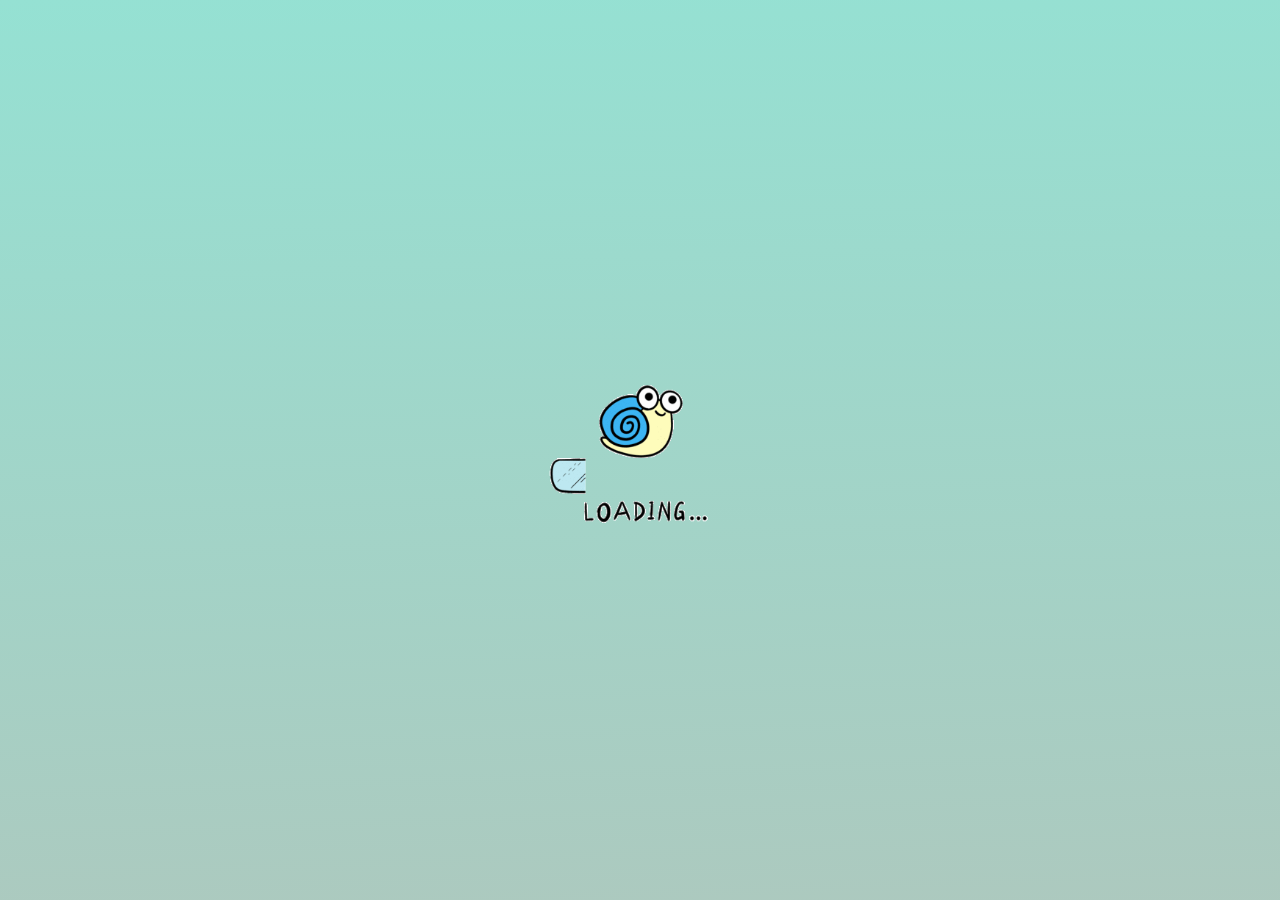
<file: index.html>
<!DOCTYPE html>
<html lang="zxx">
<head>
    <meta charset="UTF-8">
    <meta http-equiv="X-UA-Compatible" content="IE=edge">
    <meta name="viewport" content="width=device-width, initial-scale=1.0">
    <meta name="robots" content="noindex">
    <link rel="stylesheet" href="css/style.css">
    <link rel="stylesheet" href="css/header.css">
    <link rel="stylesheet" href="css/statistic.css">
    <link rel="stylesheet" href="css/globaltitle.css">
    <link rel="stylesheet" href="css/amazing.css">
    <link rel="stylesheet" href="css/staff.css">
    <link rel="stylesheet" href="css/brand.css">
    <link rel="stylesheet" href="css/slider.css">
    <link rel="stylesheet" href="css/team.css">
    <link rel="stylesheet" href="css/portfolio.css">
    <link rel="stylesheet" href="css/map.css">
    <link rel="stylesheet" href="css/font.css">
    <link rel="icon" href="./img/favicon.ico">
    <link rel="icon" href=".svg" type="image/svg+xml">
    <link rel="apple-touch-icon" href=".png">
    <title>MO-GO</title>
</head>
<body class="cursor skrollbar ">
    <!--top preloader start-->
    <section class="overlay preloaderhide">
        <h4>&nbsp;</h4>
        <div class="preloader-gif">
            <img src="./img/2.png!bw340" alt="load">
        </div>
    </section>
    <!--top preloader end-->
    <!--header start-->
    <header class="header" id="header">
        <div class="container">
            <div class="header-content">
                <div class="h-top">
                    <div class="logo"><span>MoGo</span></div>
                    <div class="main-meny">
                        <ul>
            <label for="burder-menu-label" class="label-meny">
            <input id="burder-menu-label" type="checkbox">
                            
                            <li class="burger-img"><img src="./img/m-menu.svg" alt="картинка"></li>
                            <li class="mobule-meny">
                                <ul class="hidden-ul">
                                    <li class="closeicon-li"><img class="closeicon" src="./img/close.svg" alt="картинка"></li>
                                    <li class=""><a href="#About">About</a></li>
                                    <li class=""><a href="#Service">Service</a></li>
                                    <li class=""><a href="#Work">Work</a></li>
                                    <li class=""><a href="#Blog">Blog</a></li>
                                    <li class=""><a href="#Kontact">Kontact</a></li>
                                    <li class=""><a class="img_a" href="#"><img class="icon-menu-top" src="./img/basket.svg" alt="картинка"></a></li>
                                    <li class="last-li"><a class="img_a" href="#"><img class="icon-menu-top iconsearc" src="./img/search.svg" alt="картинка"></a></li>
                                </ul>
                        </li>
            </label>
                        </ul>
                    </div>
                </div>
                <div class="h-center">
                    <h1 class="h1">
                        <span class="h1-subtitle">Creative Template</span>
                        <span class="h1-title">Welcome<br>to Mogo</span>
                    </h1>
                    <div class="color-line"></div>
                    <div> <a class="button" href="#" target="_parent">Learn more</a>
                    </div>
                </div>
                <div class="h-bottom">
                    <div class="nav-bottom mobile-hidden">
                        <div class="nav-bottom-line"><span></span></div>
                        <div class="nav-bottom-text"><span>01</span> Intro</div>
                    </div>
                    <div class="nav-bottom mobile-hidden">
                        <div class="nav-bottom-line"><span></span></div>
                        <div class="nav-bottom-text"><span>02</span> Work</div>
                    </div>
                    <div class="nav-bottom mobile-hidden">
                        <div class="nav-bottom-line"><span></span></div>
                        <div class="nav-bottom-text"><span>03</span> About</div>
                    </div>
                    <div class="nav-bottom ">
                        <div class="nav-bottom-line"><span></span></div>
                        <div class="nav-bottom-text"><span>04</span> Contacts</div>
                    </div>
                </div>
            </div>
        </div>
    </header>
    <!--header end-->
<main class="second-screen">
    <!--statistic start-->
    <section class="statistic">
        <div class="container">
            <div class="statistic-content">
                <h4>&nbsp;</h4>
                <div class="statistic-item">
                    <div class="statistic-item-count">42</div>
                    <div class="statistic-item-text">Web Design Projects</div>
                </div>
                <div class="statistic-item">
                    <div class="statistic-item-count">123</div>
                    <div class="statistic-item-text">Happy client</div>
                </div>
                <div class="statistic-item">
                    <div class="statistic-item-count">15</div>
                    <div class="statistic-item-text">Award winner</div>
                </div>
                <div class="statistic-item">
                    <div class="statistic-item-count">99</div>
                    <div class="statistic-item-text">Cup of coffee</div>
                </div>
                <div class="statistic-item">
                    <div class="statistic-item-count">24</div>
                    <div class="statistic-item-text">Members</div>
                </div>
            </div>
        </div>
    </section>
    <!--statistic end-->

    <!--globaltitle start Amazing Services-->
    <section class="globaltitle" id="About">
        <div class="container">
            <div class="globaltitle-content">
                <h2 class="h2">
                    <span class="h2-subtitle">We work with</span>
                    <span class="h2-title">Amazing Services</span>
                </h2>
                <div class="color-line"></div>
            </div>
        </div>
    </section>
    <!--globaltitle end-->

    <!--Amazing Services start-->
    <section class="a-services">
        <div class="container">
            <div class="a-services-content">
                <!--row1-->
                <div class="a-services-row">
                    <div class="a-services-item item_bg1">
                        <h3 class="h3-title">Photography</h3>
                        <div class="a-services-item_text">
                            <p class="text">Lorem ipsum, adipisicing elit. Sit amet consectetur adipisicing nostrum.</p>
                        </div>
                    </div>
                    <div class="a-services-item item_bg2">
                        <h3 class="h3-title">Web Design</h3>
                        <div class="a-services-item_text">
                            <p class="text">Vel iusto nam at quo unde fuga praesentium possimus
                                voluptatibus.</p>
                        </div>
                    </div>
                    <div class="a-services-item item_bg3">
                        <h3 class="h3-title">Creativity</h3>
                        <div class="a-services-item_text">
                            <p class="text">Lorem ipsum. Veniam ullam sed doloribus
                                aliquid,sit amet consectetur adipisicing nostrum, vel iusto .</p>
                        </div>
                    </div>
                    <div class="a-services-item item_bg4">
                        <h3 class="h3-title">Seo</h3>
                        <div class="a-services-item_text">
                            <p class="text">Lorem ipsum, adipisicing elit. Veniam ullam sed doloribus
                                aliquid,sit amet consectetur adipisicing nostrum.</p>
                        </div>
                    </div>
                    <div class="a-services-item item_bg5">
                        <h3 class="h3-title">Css/Html</h3>
                        <div class="a-services-item_text">
                            <p class="text">Vel iusto nam at quo unde fuga praesentium possimus
                                voluptatibus.</p>
                        </div>
                    </div>
                    <div class="a-services-item item_bg6">
                        <h3 class="h3-title">Digital</h3>
                        <div class="a-services-item_text">
                            <p class="text">Lorem ipsum. Veniam ullam sed doloribus
                                aliquid,sit amet consectetur adipisicing nostrum, vel iusto .</p>
                        </div>
                    </div>
                </div>
            </div>
        </div>
    </section>
    <!--Amazing Services end-->

    <!--globaltitle start What we do-->
    <section class="globaltitle" id="Service">
        <div class="container">
            <div class="globaltitle-content">
                <h2 class="h2">
                    <span class="h2-subtitle">Service</span>
                    <span class="h2-title">What we do</span>
                </h2>
                <div class="color-line"></div>
                <p class="text">Lorem ipsum, dolor sit amet consectetur adipisicing elit. Veniam ullam sed doloribus
                    aliquid,sit amet consectetur adipisicing nostrum, vel iusto nam at quo unde fuga praesentium possimus
                    voluptatibus.</p>
            </div>
        </div>
    </section>
    <!--globaltitle end-->

    <!--staff-->
    <section class="staff" >
        <div class="container">
            <div class="staff-content">
                <h4>&nbsp;</h4>
                <div class="staff-img">
                    <img src="./img/staff.jpg" alt="staff">
                </div>
                <div class="staff-deskr">
                    <div class="staff-deskr-row">
                    <label for="staff-display1">
                    <input id="staff-display1" type="checkbox">
                        <span class="staff-deskr-row_title">
                            <span class="h3-title"><img class="staff-icon" src="./img/staff-icon1.svg" alt="icon"> &nbsp;Christopher Campbell</span>
                        </span>
                        <span class="staff-deskr-row_text staff-display1"><span class="hover-text">Lorem ipsum, dolor sit amet consectetur adipisicing elit. Veniam ullam sed doloribus
                        aliquid,sit amet consectetur adipisicing nostrum, vel iusto nam at quo unde fuga praesentium possimus
                        voluptatibus.Lorem ipsum, dolor sit amet consectetur adipisicing elit. Veniam ullam sed doloribus
                        aliquid,sit amet consectetur adipisicing nostrum, vel iusto nam at quo unde fuga praesentium possimus
                        voluptatibus.</span></span>
                    </label>
                    </div>
                    <div class="staff-deskr-row">
                    <label for="staff-display2">
                    <input id="staff-display2" type="checkbox">
                        <span class="staff-deskr-row_title">
                            <span class="h3-title"><img class="staff-icon" src="./img/staff-icon2.svg" alt="icon"> &nbsp;Creativity</span>
                        </span>
                        <span class="staff-deskr-row_text staff-display2"><span class="hover-text">Lorem ipsum, dolor sit amet consectetur adipisicing elit.
                                Veniam ullam sed doloribus
                                aliquid,sit amet consectetur adipisicing nostrum, vel iusto nam at quo unde fuga praesentium possimus
                                voluptatibus.Lorem ipsum, dolor sit amet consectetur adipisicing elit. Veniam ullam sed doloribus
                                aliquid,sit amet consectetur adipisicing nostrum, vel iusto nam at quo unde fuga praesentium possimus
                                voluptatibus.</span></span>
                    </label>
                    </div>

                    <div class="staff-deskr-row">
                    <label for="staff-display3">
                    <input id="staff-display3" type="checkbox">
                        <span class="staff-deskr-row_title">
                            <span class="h3-title"><img class="staff-icon" src="./img/staff-icon3.svg" alt="icon"> &nbsp;Web design</span>
                        </span>
                        <span class="staff-deskr-row_text staff-display3"><span class="hover-text">Lorem ipsum, dolor sit amet consectetur adipisicing elit.
                                Veniam ullam sed doloribus
                                aliquid,sit amet consectetur adipisicing nostrum, vel iusto nam at quo unde fuga praesentium possimus
                                voluptatibus.Lorem ipsum, dolor sit amet consectetur adipisicing elit. Veniam ullam sed doloribus
                                aliquid,sit amet consectetur adipisicing nostrum, vel iusto nam at quo unde fuga praesentium possimus
                                voluptatibus.</span></span>
                    </label>
                    </div>
                </div>

            </div>
        </div>
    </section>
    <!--staff end-->

    <!--slider start-->
    <section class="slider">
        <div class="container">
            <div class="slider-content">
                <h4>&nbsp;</h4>
                <div class="slider-item">
                    <div class="slider-item-img">
                        <img src="./img/slider-icon.svg" alt="icon">
                    </div>
                    <div class="slider-item-text">
                        <p class="text text-slider">“ Lorem ipsum dolor sit amet, consectetur adipiscing elit, sed do
                            eiusmod tempor incididunt ut labore et dolore magna
                            aliqua. Ut enim ad minim veniam, quis nostrud exercitation. ”</p>
                        <div class="color-line"></div>
                        <span class="slider-user">Jon Doe</span>
                    </div>
                </div>
            </div>
        </div>
    </section>
    <!--slider end-->

    <!--globaltitle start Meet our team-->
    <section class="globaltitle">
        <div class="container">
            <div class="globaltitle-content">
                <h2 class="h2">
                    <span class="h2-subtitle">Who we are</span>
                    <span class="h2-title">Meet our team</span>
                </h2>
                <div class="color-line"></div>
                <p class="text">Lorem ipsum, dolor sit amet consectetur adipisicing elit. Veniam ullam sed doloribus
                    aliquid,sit amet consectetur adipisicing nostrum, vel iusto nam at quo unde fuga praesentium possimus
                    voluptatibus.</p>
            </div>
        </div>
    </section>
    <!--globaltitle end-->

    <!--team start-->
    <section class="team" id="Blog">
        <div class="container">
            <div class="team-content">
                <div class="team-item">
                    <div class="team-item-img">
                        <div class="img glass-menu ">
                            <div class="gradient-i"></div>
                            <div class="team-item-menu">
                                <ul>
                                    <!--
    
                                -->
                                    <li><a href="https://www.facebook.com/chekannikov"><img class="team-social-icon" src="./img/facebook.svg"
                                                alt="facebook"></a></li>
                                    <!--
    
                                    -->
                                    <li><a href="https://www.facebook.com/chekannikov"><img class="team-social-icon" src="./img/pinterest.svg"
                                                alt="facebook"></a></li>
                                    <!--
    
                                    -->
                                    <li><a href="https://www.facebook.com/chekannikov"><img class="team-social-icon" src="./img/instagram.svg"
                                                alt="facebook"></a></li>
                                    <!--
    
                                    -->
                                    <li><a href="https://www.facebook.com/chekannikov"><img class="team-social-icon" src="./img/twitch.svg"
                                                alt="facebook"></a></li>
                                    <!--
    
                                    -->
                                </ul>
                            </div><img src="./img/team1.jpg" alt="user">
                        </div>
                    </div>
                    <div class="team-item-text">
                        <h3 class="h3-title">Matthew Dix</h3>
                        <p class="text">Graphic Design</p>
                    </div>
                </div>
                <div class="team-item">
                    <div class="team-item-img">
                        <div class="img glass-menu ">
                            <div class="gradient-i"></div>
                            <div class="team-item-menu">
                                <ul>
                                    <li><a href="https://www.facebook.com/chekannikov"><img src="./img/facebook.svg"
                                                alt="facebook"></a>
                                    </li>
                                    <!---->
                                    <li><a href="https://www.facebook.com/chekannikov"><img src="./img/pinterest.svg"
                                                alt="facebook"></a></li>
                                    <!--
    
                                        -->
                                    <li><a href="https://www.facebook.com/chekannikov"><img src="./img/instagram.svg"
                                                alt="facebook"></a></li>
                                    <!--
    
                                        -->
                                    <li><a href="https://www.facebook.com/chekannikov"><img src="./img/twitch.svg"
                                                alt="facebook"></a>
                                    </li>
                                </ul>
                            </div><img src="./img/team2.jpg" alt="user">
                        </div>
                    </div>
                    <div class="team-item-text">
                        <h3 class="h3-title">Christopher Campbell</h3>
                        <p class="text">Branding/UX design</p>
                    </div>
                </div>
                <div class="team-item">
                    <div class="team-item-img">
                        <div class="img glass-menu ">
                            <div class="gradient-i"></div>
                            <div class="team-item-menu">
                                <ul>
                                    <li><a href="https://www.facebook.com/chekannikov"><img src="./img/facebook.svg"
                                                alt="facebook"></a>
                                    </li>
                                    <!---->
                                    <li><a href="https://www.facebook.com/chekannikov"><img src="./img/pinterest.svg"
                                                alt="facebook"></a>
                                    </li>
                                    <!---->
                                    <li><a href="https://www.facebook.com/chekannikov"><img src="./img/instagram.svg"
                                                alt="facebook"></a>
                                    </li>
                                    <!---->
                                    <li><a href="https://www.facebook.com/chekannikov"><img src="./img/twitch.svg"
                                                alt="facebook"></a>
                                    </li>
                                </ul>
                            </div><img src="./img/team3.jpg" alt="user">
                        </div>
                    </div>
                    <div class="team-item-text">
                        <h3 class="h3-title">Michael Fertig</h3>
                        <p class="text">Developer</p>
                    </div>
                </div>
            </div>
        </div>
    </section>
    <!--team end-->

    <!--brand start-->
    <section class="brand">
        <div class="container">
            <div class="brand-content">
                <h4>&nbsp;</h4>
                <div class="brand-item">
                    <div class="brand-img-wrap"><img src="./img/brand1.png" alt="brand"></div>
                </div>
                <div class="brand-item">
                    <div class="brand-img-wrap"><img src="./img/brand2.png" alt="brand"></div>
                </div>
                <div class="brand-item">
                    <div class="brand-img-wrap"><img src="./img/brand3.png" alt="brand"></div>
                </div>
                <div class="brand-item">
                    <div class="brand-img-wrap"><img src="./img/brand4.png" alt="brand"></div>
                </div>
                <div class="brand-item">
                    <div class="brand-img-wrap"><img src="./img/brand5.png" alt="brand"></div>
                </div>
                <div class="brand-item">
                    <div class="brand-img-wrap"><img src="./img/brand6.png" alt="brand"></div>
                </div>
            </div>
        </div>
    </section>
    <!--brand end-->

    <!--globaltitle start Some of our work-->
    <section class="globaltitle" id="Work">
        <div class="container">
            <div class="globaltitle-content">
                <h2 class="h2">
                    <span class="h2-subtitle">What we do</span>
                    <span class="h2-title">Some of our work</span>
                </h2>
                <div class="color-line"></div>
                <p class="text">Lorem ipsum, dolor sit amet consectetur adipisicing elit. Veniam ullam sed doloribus
                    aliquid,sit amet consectetur adipisicing nostrum, vel iusto nam at quo unde fuga praesentium possimus
                    voluptatibus.</p>
            </div>
        </div>
    </section>
    <!--globaltitle end-->

    <!--portfolio-->
    <section class="portfolio">
        <div class="column-portfolio">
            <div class="portfolio-item">
                <div class="gradient-portfolio "></div>
                <div class="portfolio-item-menu">
                    <ul>
                        <li>
                            <img class="portfolio_icon" src="./img/portfolio_icon.svg" alt="portfolio">
                        </li>
                        <li>
                            <h3 class="h3-title">Creatively designed</h3>
                        </li>
                        <li>
                            <p class="text">Lorem ipsum, dolor sit </p>
                        </li>
                    </ul>
                </div>
                <img src="./img/portfolio1.jpg" alt="img">
            </div>
            <div class="portfolio-item">
                <div class="gradient-portfolio "></div>
                <div class="portfolio-item-menu">
                    <ul>
                        <li>
                            <img class="portfolio_icon" src="./img/portfolio_icon.svg" alt="portfolio">
                        </li>
                        <li>
                            <h3 class="h3-title">Creatively designed</h3>
                        </li>
                        <li>
                            <p class="text">Lorem ipsum, dolor sit </p>
                        </li>
                    </ul>
                </div>
                <img src="./img/portfolio2.jpg" alt="img">
            </div>
        </div><!----><div class="column-portfolio">
            <div class="portfolio-item">
                <div class="gradient-portfolio "></div>
                <div class="portfolio-item-menu">
                    <ul>
                        <li>
                            <img class="portfolio_icon" src="./img/portfolio_icon.svg" alt="portfolio">
                        </li>
                        <li>
                            <h3 class="h3-title">Creatively designed</h3>
                        </li>
                        <li>
                            <p class="text">Lorem ipsum, dolor sit </p>
                        </li>
                    </ul>
                </div>
                <img src="./img/portfolio3.jpg" alt="img">
            </div>
            <div class="portfolio-item">
                <div class="gradient-portfolio "></div>
                <div class="portfolio-item-menu">
                    <ul>
                        <li>
                            <img class="portfolio_icon" src="./img/portfolio_icon.svg" alt="portfolio">
                        </li>
                        <li>
                            <h3 class="h3-title">Creatively designed</h3>
                        </li>
                        <li>
                            <p class="text">Lorem ipsum, dolor sit </p>
                        </li>
                    </ul>
                </div>
                <img src="./img/portfolio4.jpg" alt="img">
            </div>
        </div><!----><div class="column-portfolio">
            <div class="portfolio-item">
                <div class="gradient-portfolio "></div>
                <div class="portfolio-item-menu">
                    <ul>
                        <li>
                            <img class="portfolio_icon" src="./img/portfolio_icon.svg" alt="portfolio">
                        </li>
                        <li>
                            <h3 class="h3-title">Creatively designed</h3>
                        </li>
                        <li>
                            <p class="text">Lorem ipsum, dolor sit </p>
                        </li>
                    </ul>
                </div>
                <img src="./img/portfolio5.jpg" alt="img">
            </div>
        </div><!----><div class="column-portfolio">
            <div class="portfolio-item">
                <div class="gradient-portfolio "></div>
                <div class="portfolio-item-menu">
                    <ul>
                        <li>
                        <img class="portfolio_icon" src="./img/portfolio_icon.svg" alt="portfolio">
                        </li>
                        <li>
                            <h3 class="h3-title">Creatively designed</h3>
                        </li>
                        <li>
                            <p class="text">Lorem ipsum, dolor sit </p>
                        </li>
                    </ul>
                </div>
                <img src="./img/portfolio6.jpg" alt="img">
            </div>
            <div class="portfolio-item">
                <div class="gradient-portfolio "></div>
                <div class="portfolio-item-menu">
                    <ul>
                        <li>
                            <img class="portfolio_icon" src="./img/portfolio_icon.svg" alt="portfolio">
                        </li>
                        <li>
                            <h3 class="h3-title">Creatively designed</h3>
                        </li>
                        <li>
                            <p class="text">Lorem ipsum, dolor sit </p>
                        </li>
                    </ul>
                </div>
                <img src="./img/portfolio7.jpg" alt="img">
            </div>
        </div>
    </section>
    <!--portfolio end-->
</main>
    <footer>
        <!--map start-->
        <label for="icon-meny" class="label" id="Kontact">
            <input id="icon-meny" type="checkbox">
            <span class="map">
                <span class="container">
                    <span class="map-content">
                        <span class="h2">
                            <img class="map-marker" src="./img/map.svg" alt="marker">
                            <span class="h2-title">Open Map</span>
                        </span>
                        <span class="color-line"></span>
                    </span>
                </span>
            </span>
            <span class="start-meny"><span class="close-map h2-subtitle">CLOSE MAP <span
                        style="color: #f38181;">&#128473;</span></span> <iframe
                    src="https://www.google.com/maps/embed?pb=!1m14!1m12!1m3!1d175890.70081194295!2d30.56397511263813!3d46.462719892484806!2m3!1f0!2f0!3f0!3m2!1i1024!2i768!4f13.1!5e0!3m2!1sru!2sru!4v1663584087226!5m2!1sru!2sru"
                    style="border:0;" allowfullscreen="" loading="lazy" class="iframe-map"></iframe></span>
        </label>
        <!--map end-->
    </footer>
    <!--top arrow start-->
    <section class="top_arrow">
        <h4>&nbsp;</h4>
        <div class="wrap-arrow">
            <div class="arrow"><a href="#header"><img src="./img/top2.png" alt="top"></a></div>
        </div>
    </section>
    <!--top arrow end-->
</body>
</html>
</file>
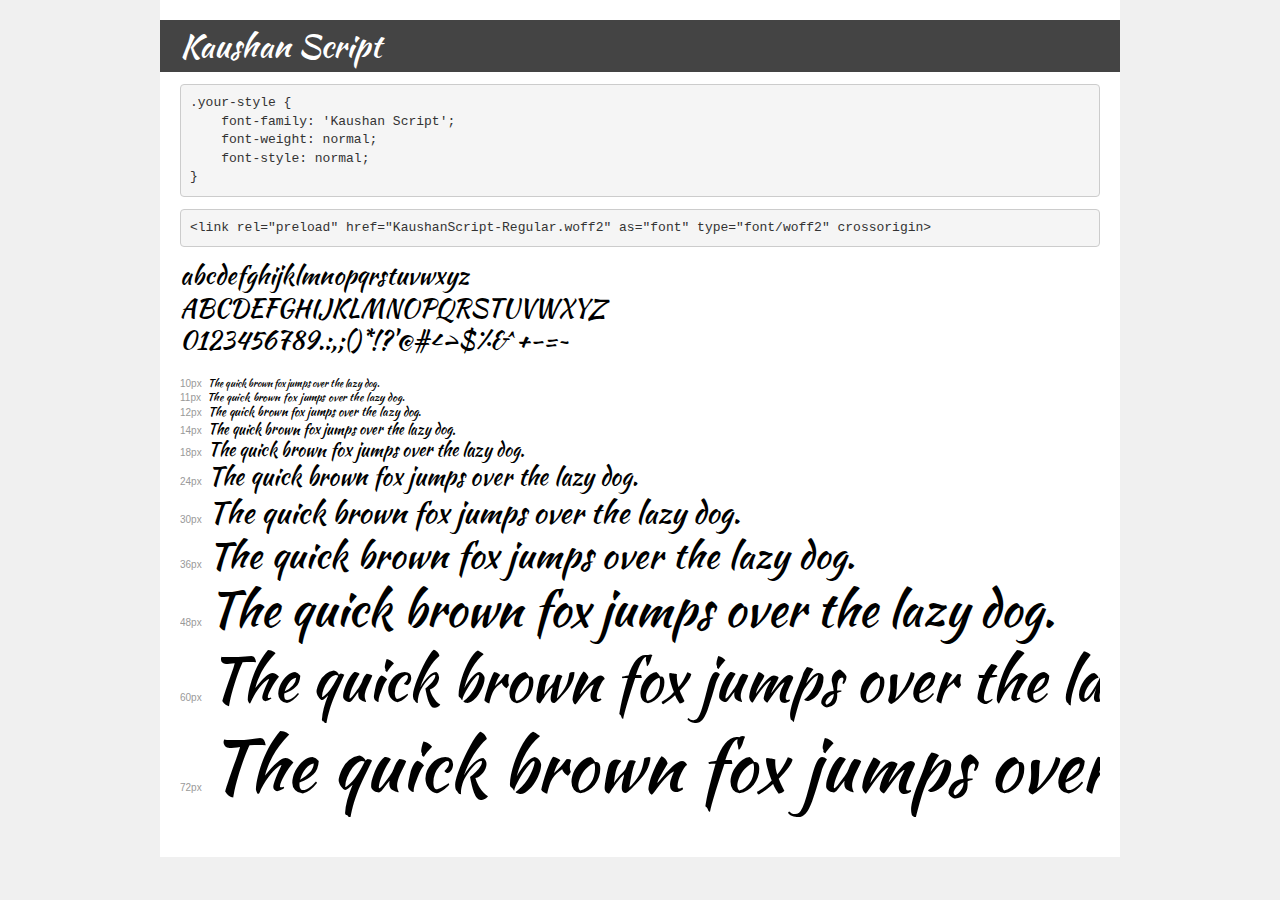
<file: font/KaushanScript/demo.html>
<!DOCTYPE html>
<html lang="en">
<head>
    <meta charset="utf-8">
    <meta http-equiv="X-UA-Compatible" content="IE=edge">
    <meta name="viewport" content="width=device-width, initial-scale=1">
    <meta name="robots" content="noindex, noarchive">
    <meta name="format-detection" content="telephone=no">
    <title>Transfonter demo</title>
    <link href="stylesheet.css" rel="stylesheet">
    <style>
        /*
        http://meyerweb.com/eric/tools/css/reset/
        v2.0 | 20110126
        License: none (public domain)
        */
        html, body, div, span, applet, object, iframe,
        h1, h2, h3, h4, h5, h6, p, blockquote, pre,
        a, abbr, acronym, address, big, cite, code,
        del, dfn, em, img, ins, kbd, q, s, samp,
        small, strike, strong, sub, sup, tt, var,
        b, u, i, center,
        dl, dt, dd, ol, ul, li,
        fieldset, form, label, legend,
        table, caption, tbody, tfoot, thead, tr, th, td,
        article, aside, canvas, details, embed,
        figure, figcaption, footer, header, hgroup,
        menu, nav, output, ruby, section, summary,
        time, mark, audio, video {
            margin: 0;
            padding: 0;
            border: 0;
            font-size: 100%;
            font: inherit;
            vertical-align: baseline;
        }
        /* HTML5 display-role reset for older browsers */
        article, aside, details, figcaption, figure,
        footer, header, hgroup, menu, nav, section {
            display: block;
        }
        body {
            line-height: 1;
        }
        ol, ul {
            list-style: none;
        }
        blockquote, q {
            quotes: none;
        }
        blockquote:before, blockquote:after,
        q:before, q:after {
            content: '';
            content: none;
        }
        table {
            border-collapse: collapse;
            border-spacing: 0;
        }
        /* demo styles */
        body {
            background: #f0f0f0;
            color: #000;
        }
        .page {
            background: #fff;
            width: 920px;
            margin: 0 auto;
            padding: 20px 20px 0 20px;
            overflow: hidden;
        }
        .font-container {
            overflow-x: auto;
            overflow-y: hidden;
            margin-bottom: 40px;
            line-height: 1.3;
            white-space: nowrap;
            padding-bottom: 5px;
        }
        h1 {
            position: relative;
            background: #444;
            font-size: 32px;
            color: #fff;
            padding: 10px 20px;
            margin: 0 -20px 12px -20px;
        }
        .letters {
            font-size: 25px;
            margin-bottom: 20px;
        }
        .s10:before {
            content: '10px';
        }
        .s11:before {
            content: '11px';
        }
        .s12:before {
            content: '12px';
        }
        .s14:before {
            content: '14px';
        }
        .s18:before {
            content: '18px';
        }
        .s24:before {
            content: '24px';
        }
        .s30:before {
            content: '30px';
        }
        .s36:before {
            content: '36px';
        }
        .s48:before {
            content: '48px';
        }
        .s60:before {
            content: '60px';
        }
        .s72:before {
            content: '72px';
        }
        .s10:before, .s11:before, .s12:before, .s14:before,
        .s18:before, .s24:before, .s30:before, .s36:before,
        .s48:before, .s60:before, .s72:before {
            font-family: Arial, sans-serif;
            font-size: 10px;
            font-weight: normal;
            font-style: normal;
            color: #999;
            padding-right: 6px;
        }
        pre {
            display: block;
            padding: 9px;
            margin: 0 0 12px;
            font-family: Monaco, Menlo, Consolas, "Courier New", monospace;
            font-size: 13px;
            line-height: 1.428571429;
            color: #333;
            font-weight: normal;
            font-style: normal;
            background-color: #f5f5f5;
            border: 1px solid #ccc;
            overflow-x: auto;
            border-radius: 4px;
        }
        /* responsive */
        @media (max-width: 959px) {
            .page {
                width: auto;
                margin: 0;
            }
        }
    </style>
</head>
<body>
<div class="page">
    <div class="demo">
        <h1 style="font-family: 'Kaushan Script'; font-weight: normal; font-style: normal;">Kaushan Script</h1>
        <pre title="Usage">.your-style {
    font-family: 'Kaushan Script';
    font-weight: normal;
    font-style: normal;
}</pre>
        <pre title="Preload (optional)">
&lt;link rel=&quot;preload&quot; href=&quot;KaushanScript-Regular.woff2&quot; as=&quot;font&quot; type=&quot;font/woff2&quot; crossorigin&gt;</pre>
        <div class="font-container" style="font-family: 'Kaushan Script'; font-weight: normal; font-style: normal;">
            <p class="letters">
                abcdefghijklmnopqrstuvwxyz<br>
ABCDEFGHIJKLMNOPQRSTUVWXYZ<br>
                0123456789.:,;()*!?'@#&lt;&gt;$%&^+-=~
            </p>
            <p class="s10" style="font-size: 10px;">The quick brown fox jumps over the lazy dog.</p>
            <p class="s11" style="font-size: 11px;">The quick brown fox jumps over the lazy dog.</p>
            <p class="s12" style="font-size: 12px;">The quick brown fox jumps over the lazy dog.</p>
            <p class="s14" style="font-size: 14px;">The quick brown fox jumps over the lazy dog.</p>
            <p class="s18" style="font-size: 18px;">The quick brown fox jumps over the lazy dog.</p>
            <p class="s24" style="font-size: 24px;">The quick brown fox jumps over the lazy dog.</p>
            <p class="s30" style="font-size: 30px;">The quick brown fox jumps over the lazy dog.</p>
            <p class="s36" style="font-size: 36px;">The quick brown fox jumps over the lazy dog.</p>
            <p class="s48" style="font-size: 48px;">The quick brown fox jumps over the lazy dog.</p>
            <p class="s60" style="font-size: 60px;">The quick brown fox jumps over the lazy dog.</p>
            <p class="s72" style="font-size: 72px;">The quick brown fox jumps over the lazy dog.</p>
        </div>
    </div>

</div>
</body>
</html>
</file>
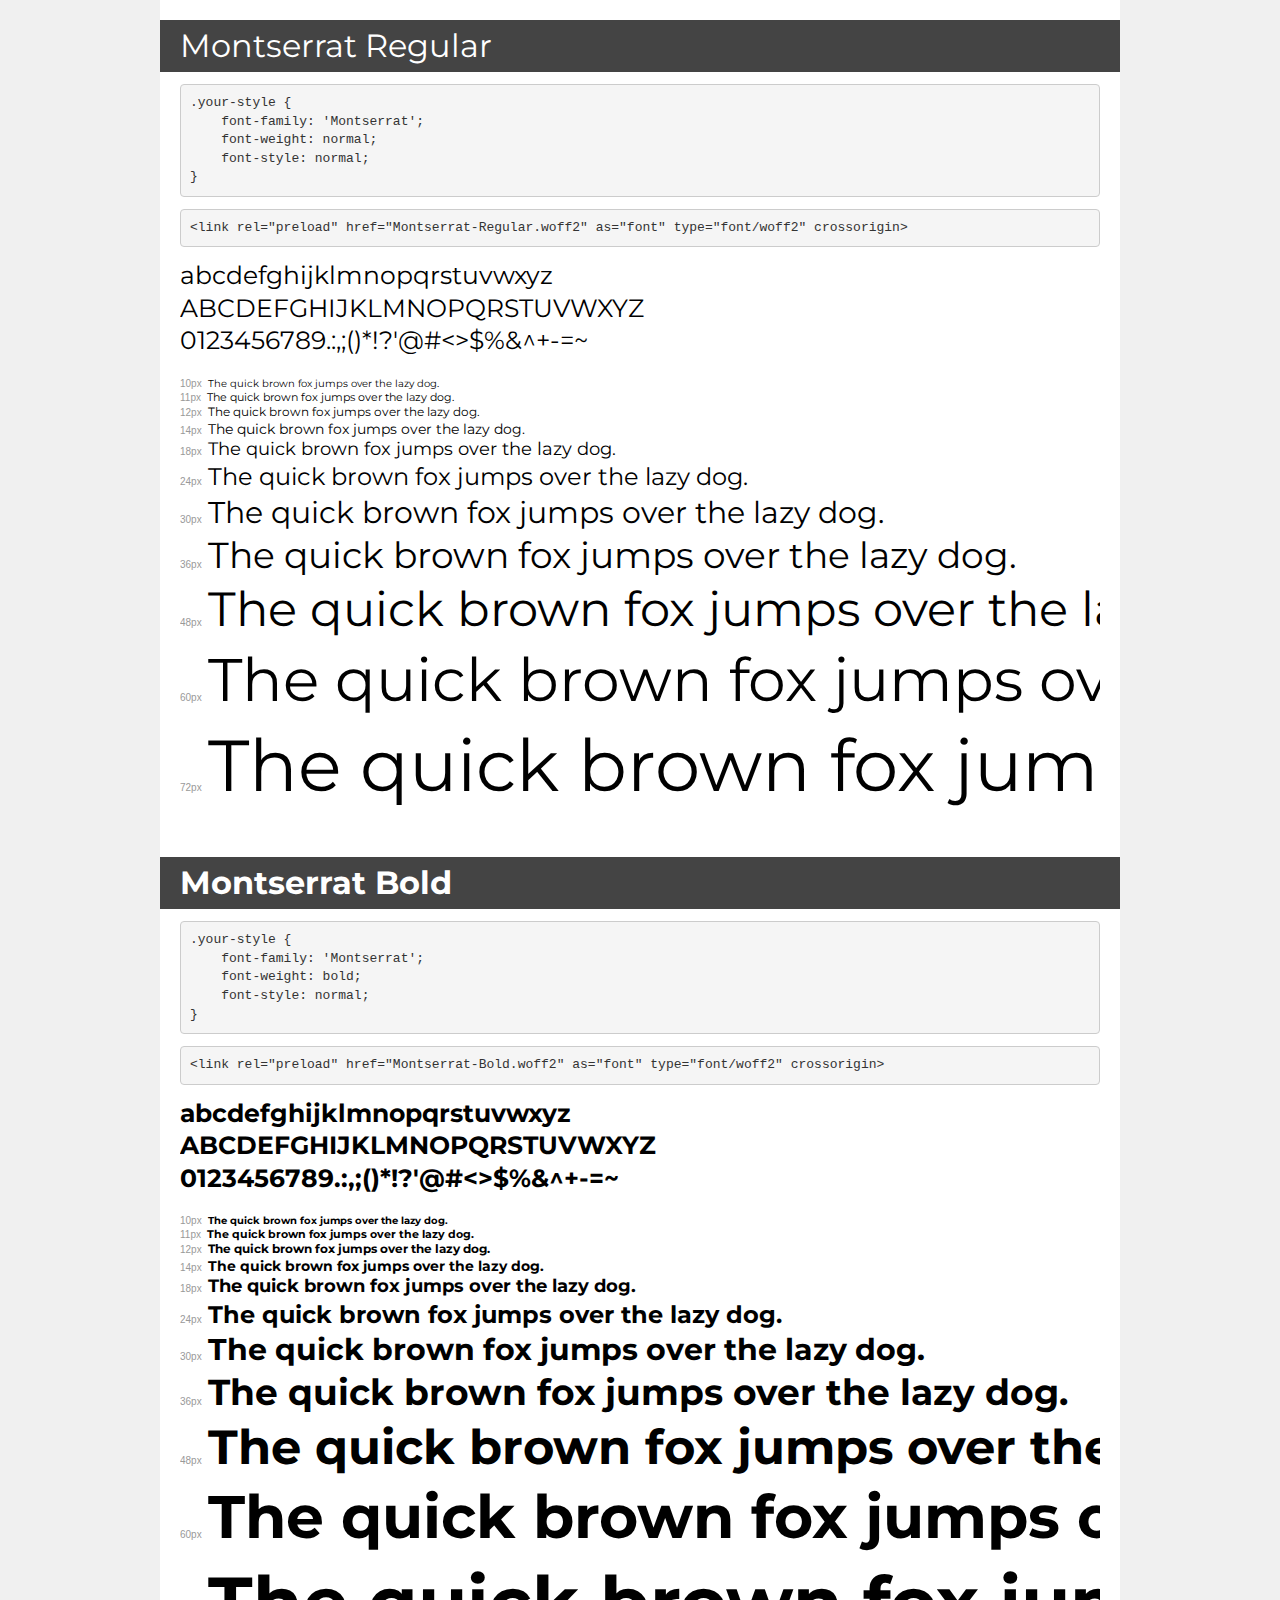
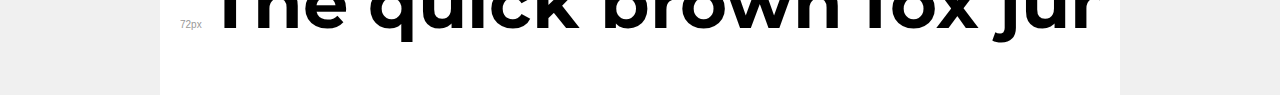
<file: font/Montserrat/demo.html>
<!DOCTYPE html>
<html lang="en">
<head>
    <meta charset="utf-8">
    <meta http-equiv="X-UA-Compatible" content="IE=edge">
    <meta name="viewport" content="width=device-width, initial-scale=1">
    <meta name="robots" content="noindex, noarchive">
    <meta name="format-detection" content="telephone=no">
    <title>Transfonter demo</title>
    <link href="stylesheet.css" rel="stylesheet">
    <style>
        /*
        http://meyerweb.com/eric/tools/css/reset/
        v2.0 | 20110126
        License: none (public domain)
        */
        html, body, div, span, applet, object, iframe,
        h1, h2, h3, h4, h5, h6, p, blockquote, pre,
        a, abbr, acronym, address, big, cite, code,
        del, dfn, em, img, ins, kbd, q, s, samp,
        small, strike, strong, sub, sup, tt, var,
        b, u, i, center,
        dl, dt, dd, ol, ul, li,
        fieldset, form, label, legend,
        table, caption, tbody, tfoot, thead, tr, th, td,
        article, aside, canvas, details, embed,
        figure, figcaption, footer, header, hgroup,
        menu, nav, output, ruby, section, summary,
        time, mark, audio, video {
            margin: 0;
            padding: 0;
            border: 0;
            font-size: 100%;
            font: inherit;
            vertical-align: baseline;
        }
        /* HTML5 display-role reset for older browsers */
        article, aside, details, figcaption, figure,
        footer, header, hgroup, menu, nav, section {
            display: block;
        }
        body {
            line-height: 1;
        }
        ol, ul {
            list-style: none;
        }
        blockquote, q {
            quotes: none;
        }
        blockquote:before, blockquote:after,
        q:before, q:after {
            content: '';
            content: none;
        }
        table {
            border-collapse: collapse;
            border-spacing: 0;
        }
        /* demo styles */
        body {
            background: #f0f0f0;
            color: #000;
        }
        .page {
            background: #fff;
            width: 920px;
            margin: 0 auto;
            padding: 20px 20px 0 20px;
            overflow: hidden;
        }
        .font-container {
            overflow-x: auto;
            overflow-y: hidden;
            margin-bottom: 40px;
            line-height: 1.3;
            white-space: nowrap;
            padding-bottom: 5px;
        }
        h1 {
            position: relative;
            background: #444;
            font-size: 32px;
            color: #fff;
            padding: 10px 20px;
            margin: 0 -20px 12px -20px;
        }
        .letters {
            font-size: 25px;
            margin-bottom: 20px;
        }
        .s10:before {
            content: '10px';
        }
        .s11:before {
            content: '11px';
        }
        .s12:before {
            content: '12px';
        }
        .s14:before {
            content: '14px';
        }
        .s18:before {
            content: '18px';
        }
        .s24:before {
            content: '24px';
        }
        .s30:before {
            content: '30px';
        }
        .s36:before {
            content: '36px';
        }
        .s48:before {
            content: '48px';
        }
        .s60:before {
            content: '60px';
        }
        .s72:before {
            content: '72px';
        }
        .s10:before, .s11:before, .s12:before, .s14:before,
        .s18:before, .s24:before, .s30:before, .s36:before,
        .s48:before, .s60:before, .s72:before {
            font-family: Arial, sans-serif;
            font-size: 10px;
            font-weight: normal;
            font-style: normal;
            color: #999;
            padding-right: 6px;
        }
        pre {
            display: block;
            padding: 9px;
            margin: 0 0 12px;
            font-family: Monaco, Menlo, Consolas, "Courier New", monospace;
            font-size: 13px;
            line-height: 1.428571429;
            color: #333;
            font-weight: normal;
            font-style: normal;
            background-color: #f5f5f5;
            border: 1px solid #ccc;
            overflow-x: auto;
            border-radius: 4px;
        }
        /* responsive */
        @media (max-width: 959px) {
            .page {
                width: auto;
                margin: 0;
            }
        }
    </style>
</head>
<body>
<div class="page">
    <div class="demo">
        <h1 style="font-family: 'Montserrat'; font-weight: normal; font-style: normal;">Montserrat Regular</h1>
        <pre title="Usage">.your-style {
    font-family: 'Montserrat';
    font-weight: normal;
    font-style: normal;
}</pre>
        <pre title="Preload (optional)">
&lt;link rel=&quot;preload&quot; href=&quot;Montserrat-Regular.woff2&quot; as=&quot;font&quot; type=&quot;font/woff2&quot; crossorigin&gt;</pre>
        <div class="font-container" style="font-family: 'Montserrat'; font-weight: normal; font-style: normal;">
            <p class="letters">
                abcdefghijklmnopqrstuvwxyz<br>
ABCDEFGHIJKLMNOPQRSTUVWXYZ<br>
                0123456789.:,;()*!?'@#&lt;&gt;$%&^+-=~
            </p>
            <p class="s10" style="font-size: 10px;">The quick brown fox jumps over the lazy dog.</p>
            <p class="s11" style="font-size: 11px;">The quick brown fox jumps over the lazy dog.</p>
            <p class="s12" style="font-size: 12px;">The quick brown fox jumps over the lazy dog.</p>
            <p class="s14" style="font-size: 14px;">The quick brown fox jumps over the lazy dog.</p>
            <p class="s18" style="font-size: 18px;">The quick brown fox jumps over the lazy dog.</p>
            <p class="s24" style="font-size: 24px;">The quick brown fox jumps over the lazy dog.</p>
            <p class="s30" style="font-size: 30px;">The quick brown fox jumps over the lazy dog.</p>
            <p class="s36" style="font-size: 36px;">The quick brown fox jumps over the lazy dog.</p>
            <p class="s48" style="font-size: 48px;">The quick brown fox jumps over the lazy dog.</p>
            <p class="s60" style="font-size: 60px;">The quick brown fox jumps over the lazy dog.</p>
            <p class="s72" style="font-size: 72px;">The quick brown fox jumps over the lazy dog.</p>
        </div>
    </div>

    <div class="demo">
        <h1 style="font-family: 'Montserrat'; font-weight: bold; font-style: normal;">Montserrat Bold</h1>
        <pre title="Usage">.your-style {
    font-family: 'Montserrat';
    font-weight: bold;
    font-style: normal;
}</pre>
        <pre title="Preload (optional)">
&lt;link rel=&quot;preload&quot; href=&quot;Montserrat-Bold.woff2&quot; as=&quot;font&quot; type=&quot;font/woff2&quot; crossorigin&gt;</pre>
        <div class="font-container" style="font-family: 'Montserrat'; font-weight: bold; font-style: normal;">
            <p class="letters">
                abcdefghijklmnopqrstuvwxyz<br>
ABCDEFGHIJKLMNOPQRSTUVWXYZ<br>
                0123456789.:,;()*!?'@#&lt;&gt;$%&^+-=~
            </p>
            <p class="s10" style="font-size: 10px;">The quick brown fox jumps over the lazy dog.</p>
            <p class="s11" style="font-size: 11px;">The quick brown fox jumps over the lazy dog.</p>
            <p class="s12" style="font-size: 12px;">The quick brown fox jumps over the lazy dog.</p>
            <p class="s14" style="font-size: 14px;">The quick brown fox jumps over the lazy dog.</p>
            <p class="s18" style="font-size: 18px;">The quick brown fox jumps over the lazy dog.</p>
            <p class="s24" style="font-size: 24px;">The quick brown fox jumps over the lazy dog.</p>
            <p class="s30" style="font-size: 30px;">The quick brown fox jumps over the lazy dog.</p>
            <p class="s36" style="font-size: 36px;">The quick brown fox jumps over the lazy dog.</p>
            <p class="s48" style="font-size: 48px;">The quick brown fox jumps over the lazy dog.</p>
            <p class="s60" style="font-size: 60px;">The quick brown fox jumps over the lazy dog.</p>
            <p class="s72" style="font-size: 72px;">The quick brown fox jumps over the lazy dog.</p>
        </div>
    </div>

</div>
</body>
</html>
</file>
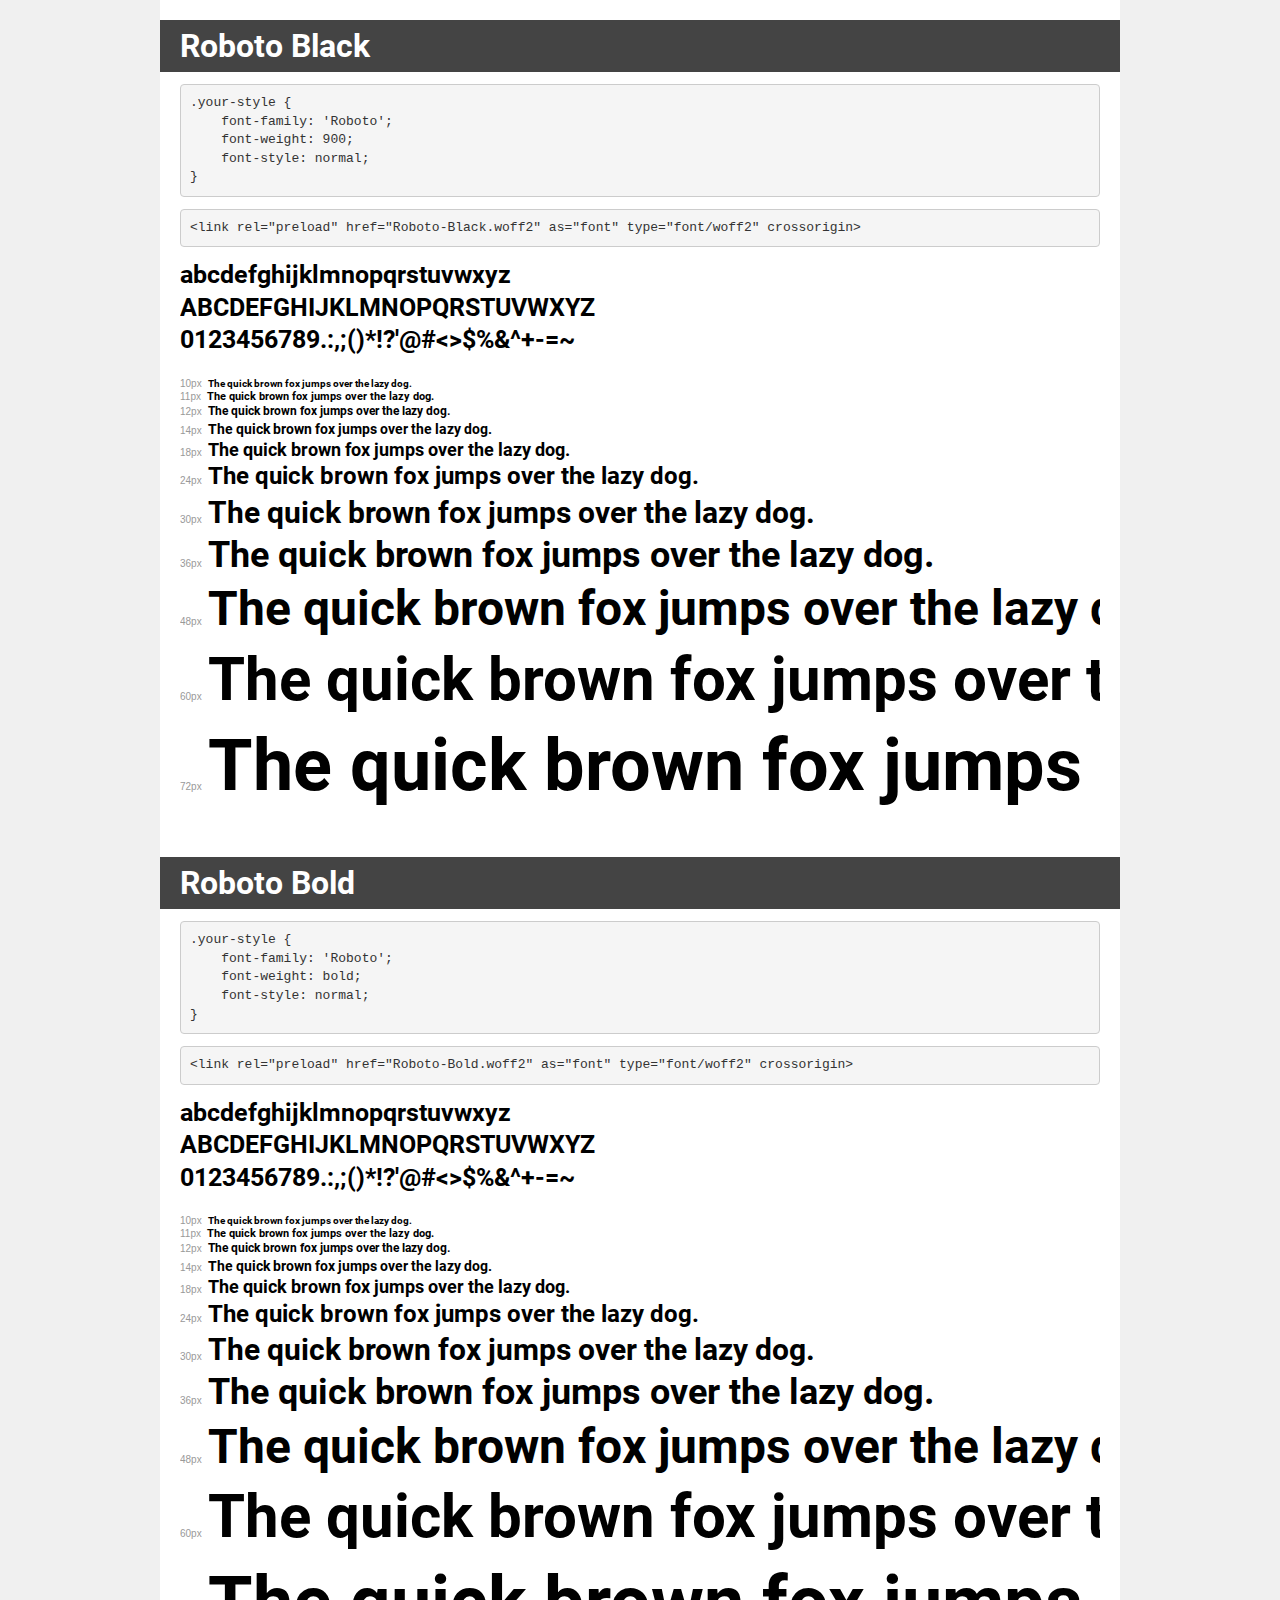
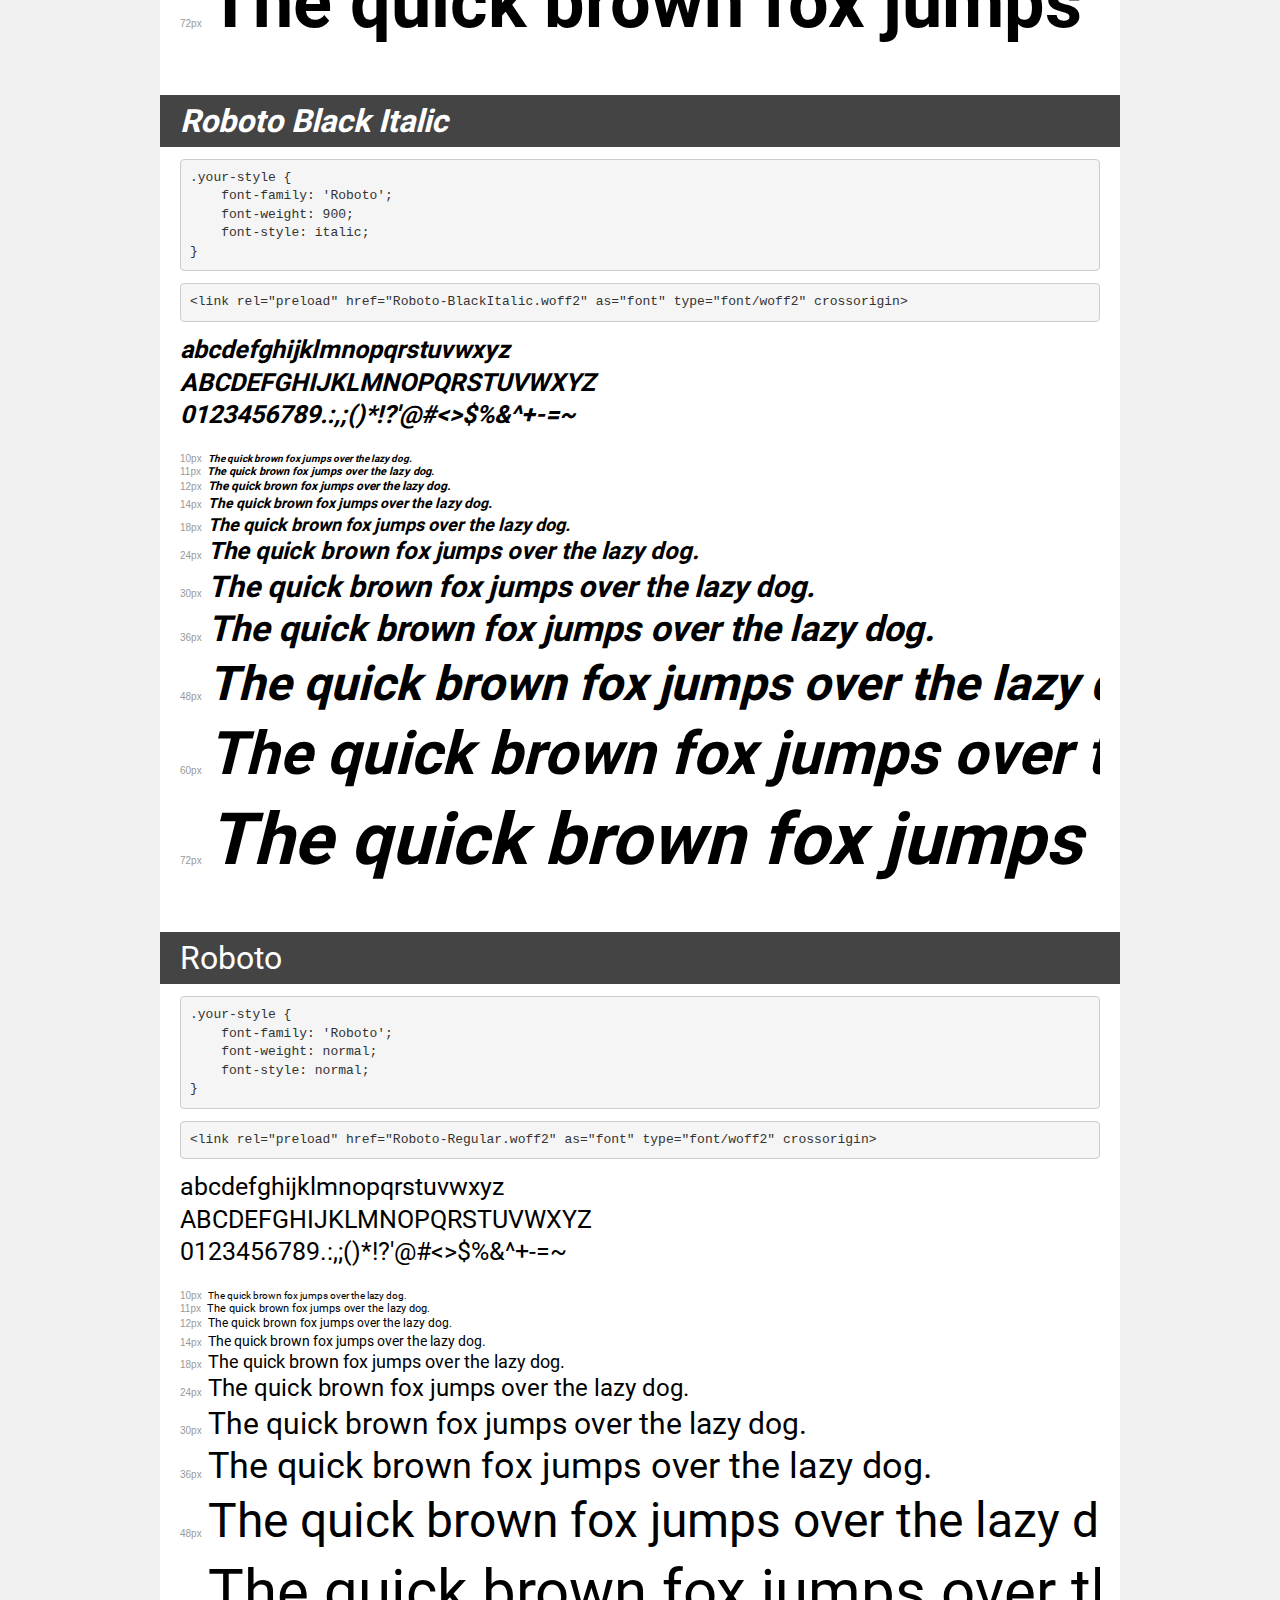
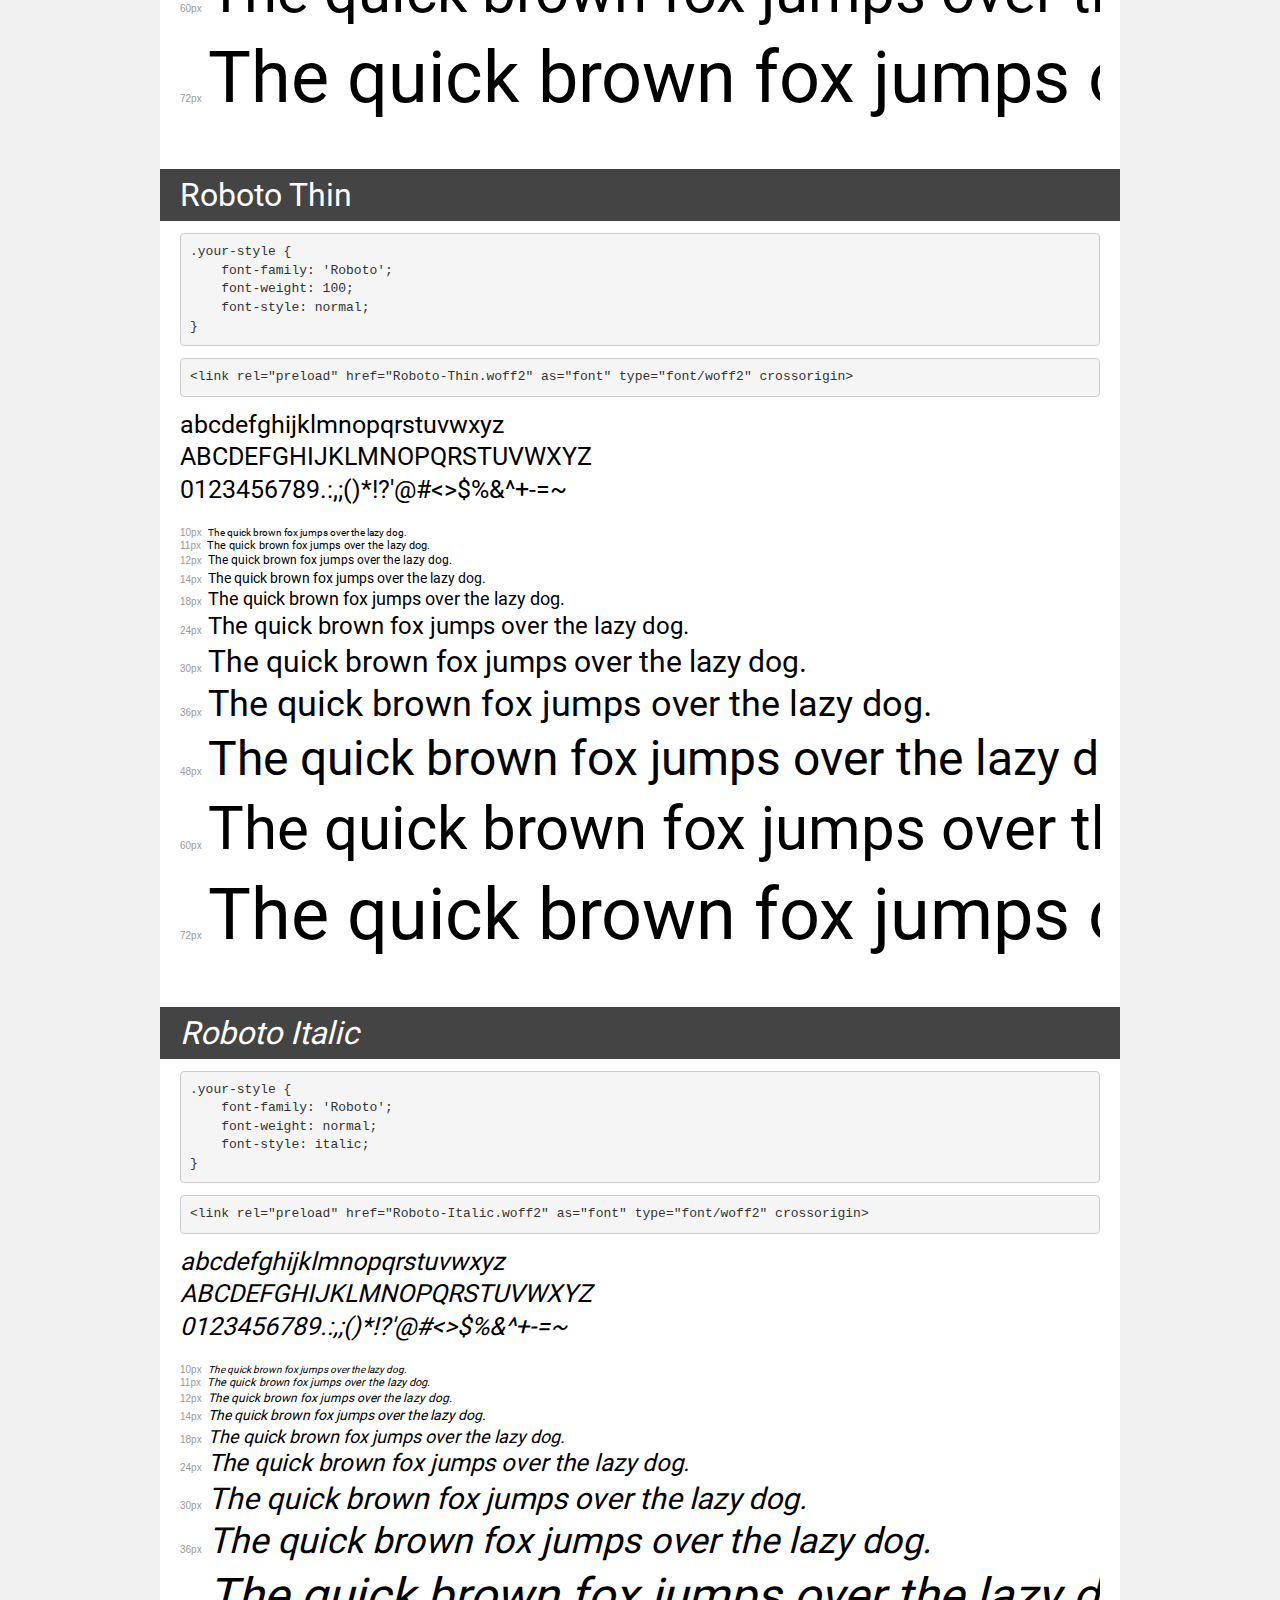
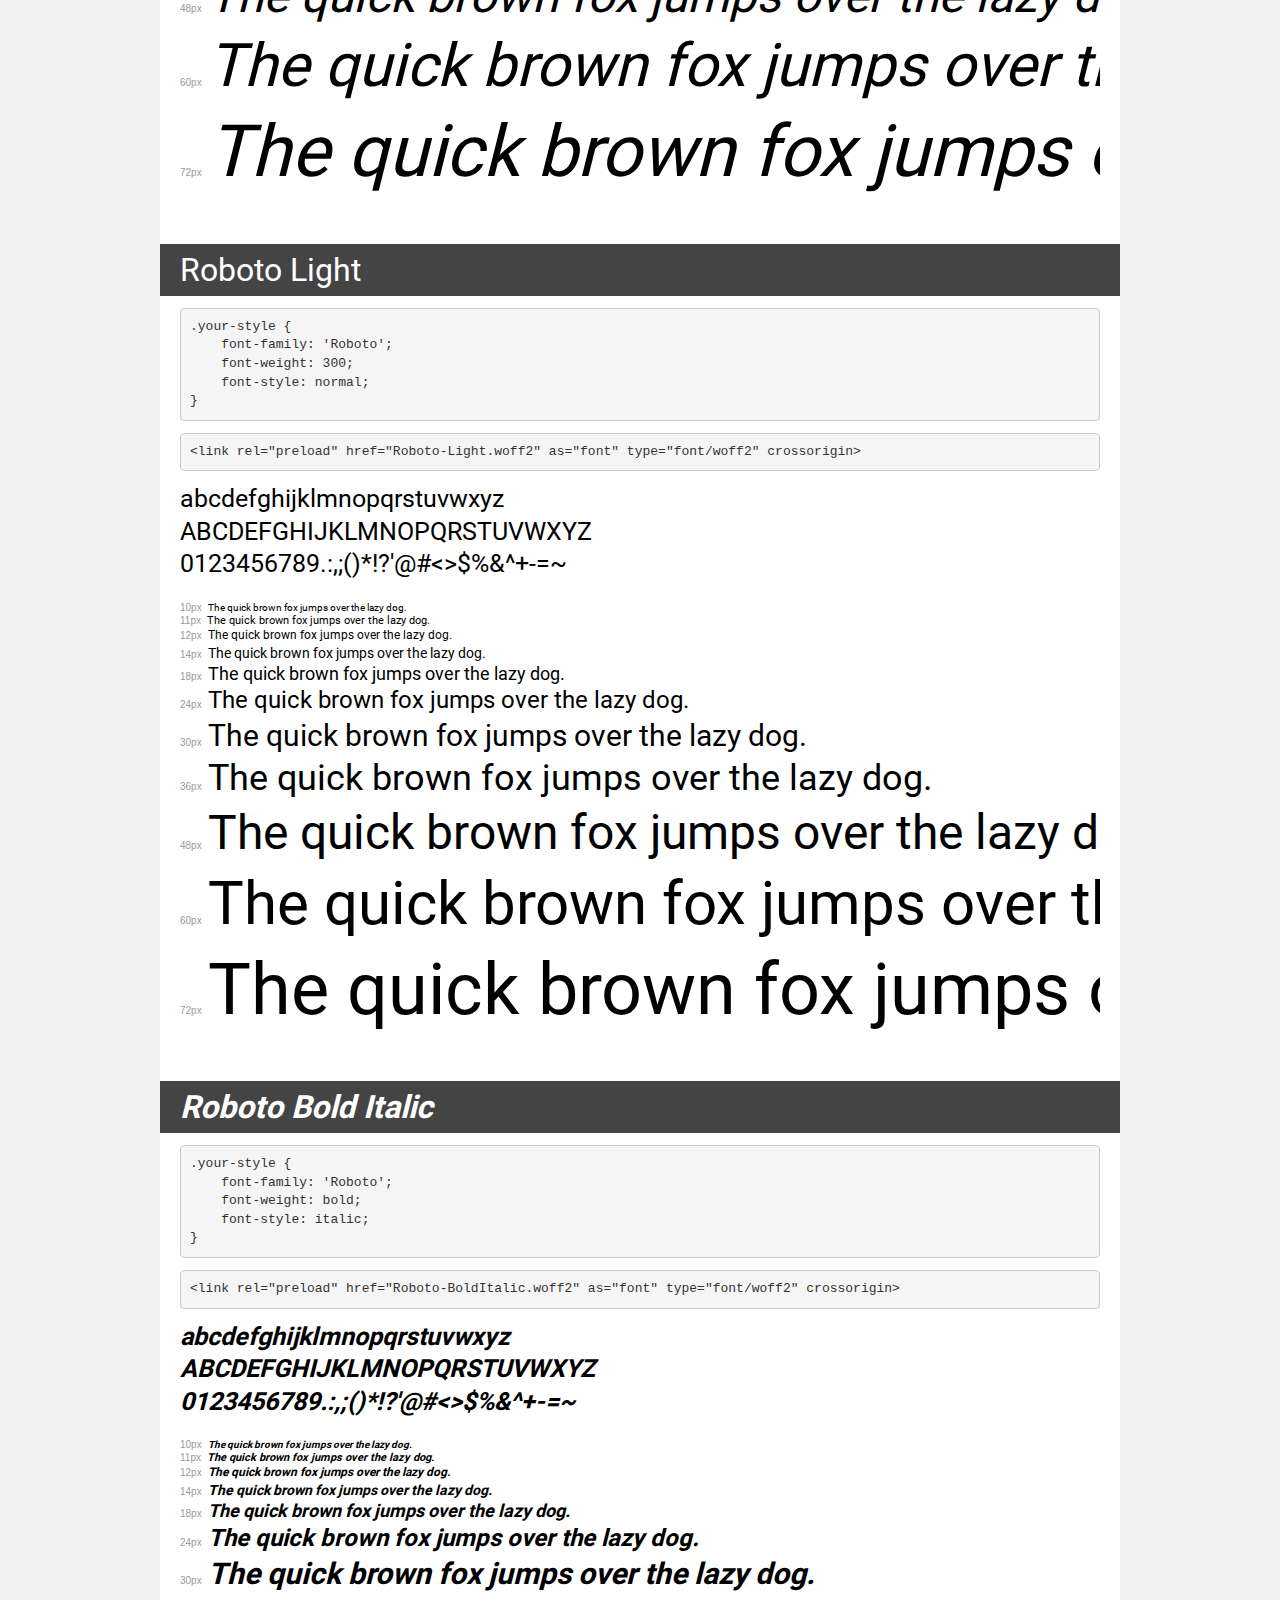
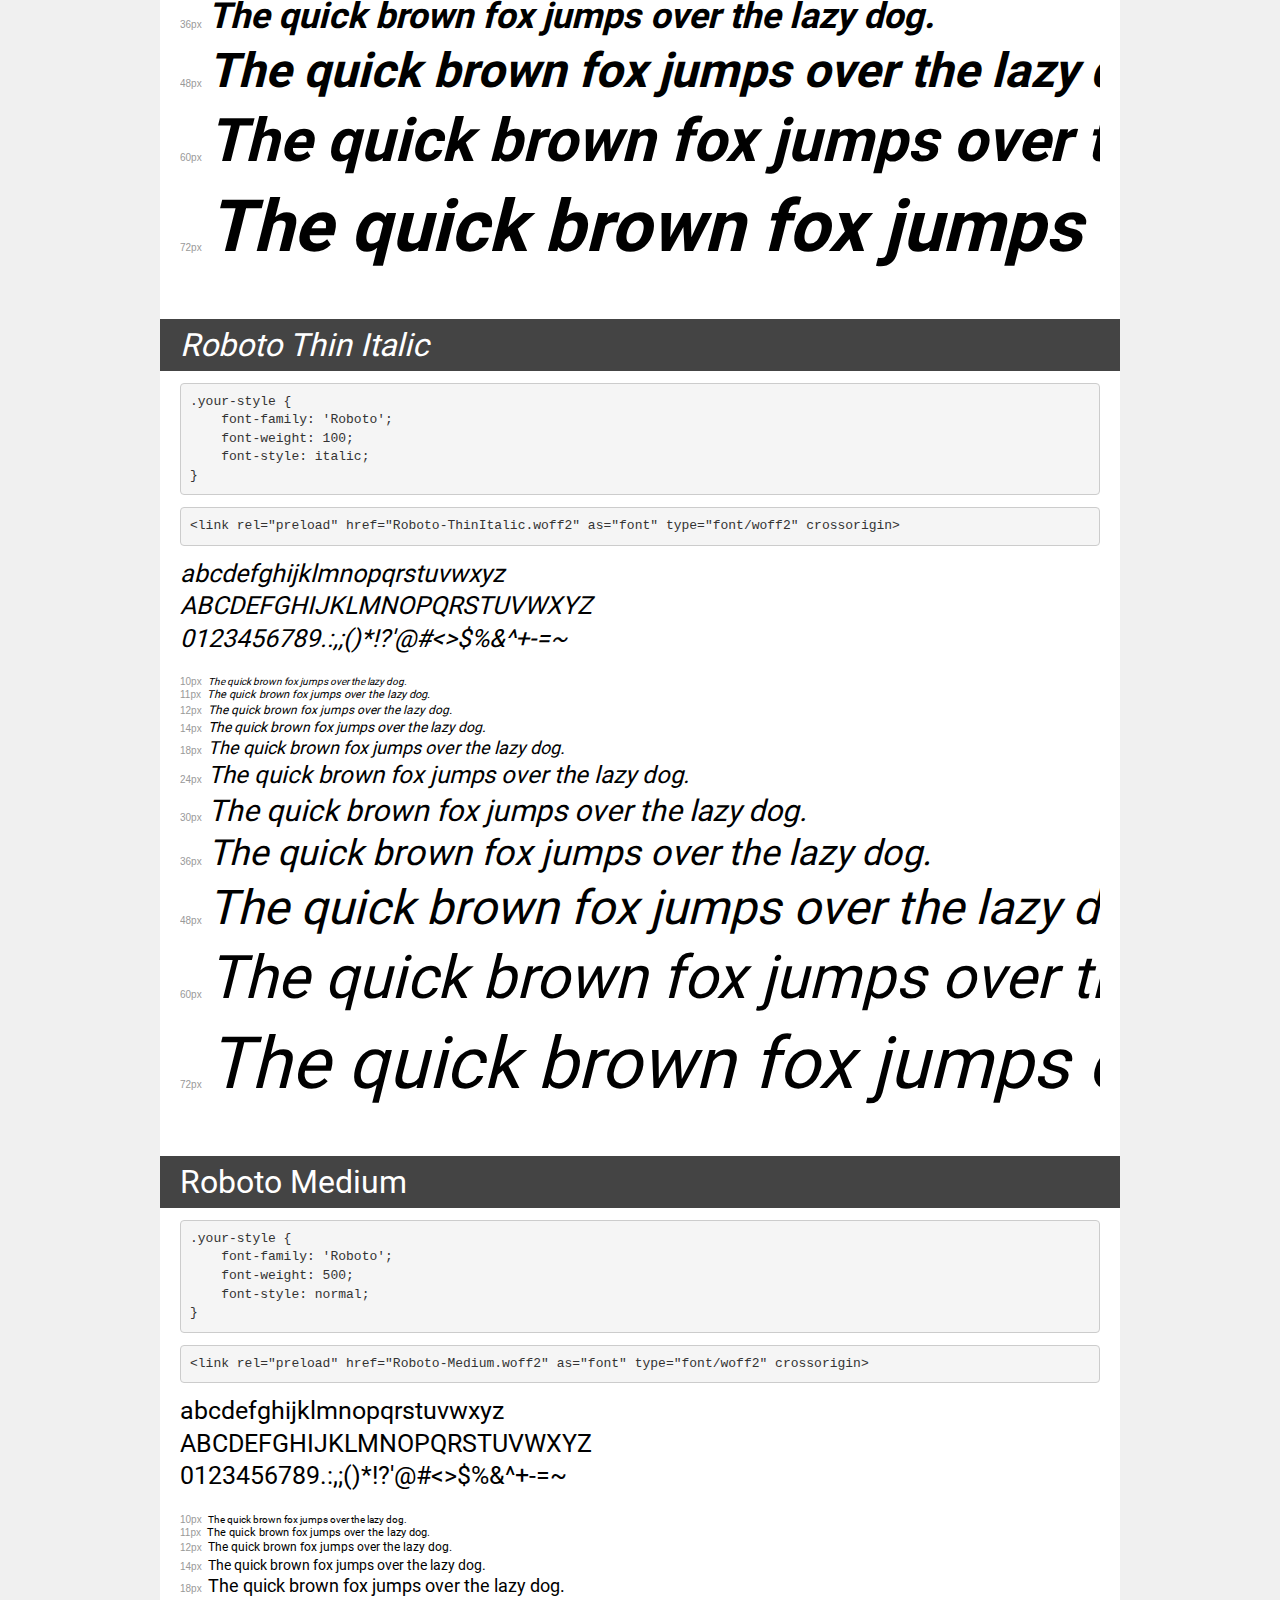
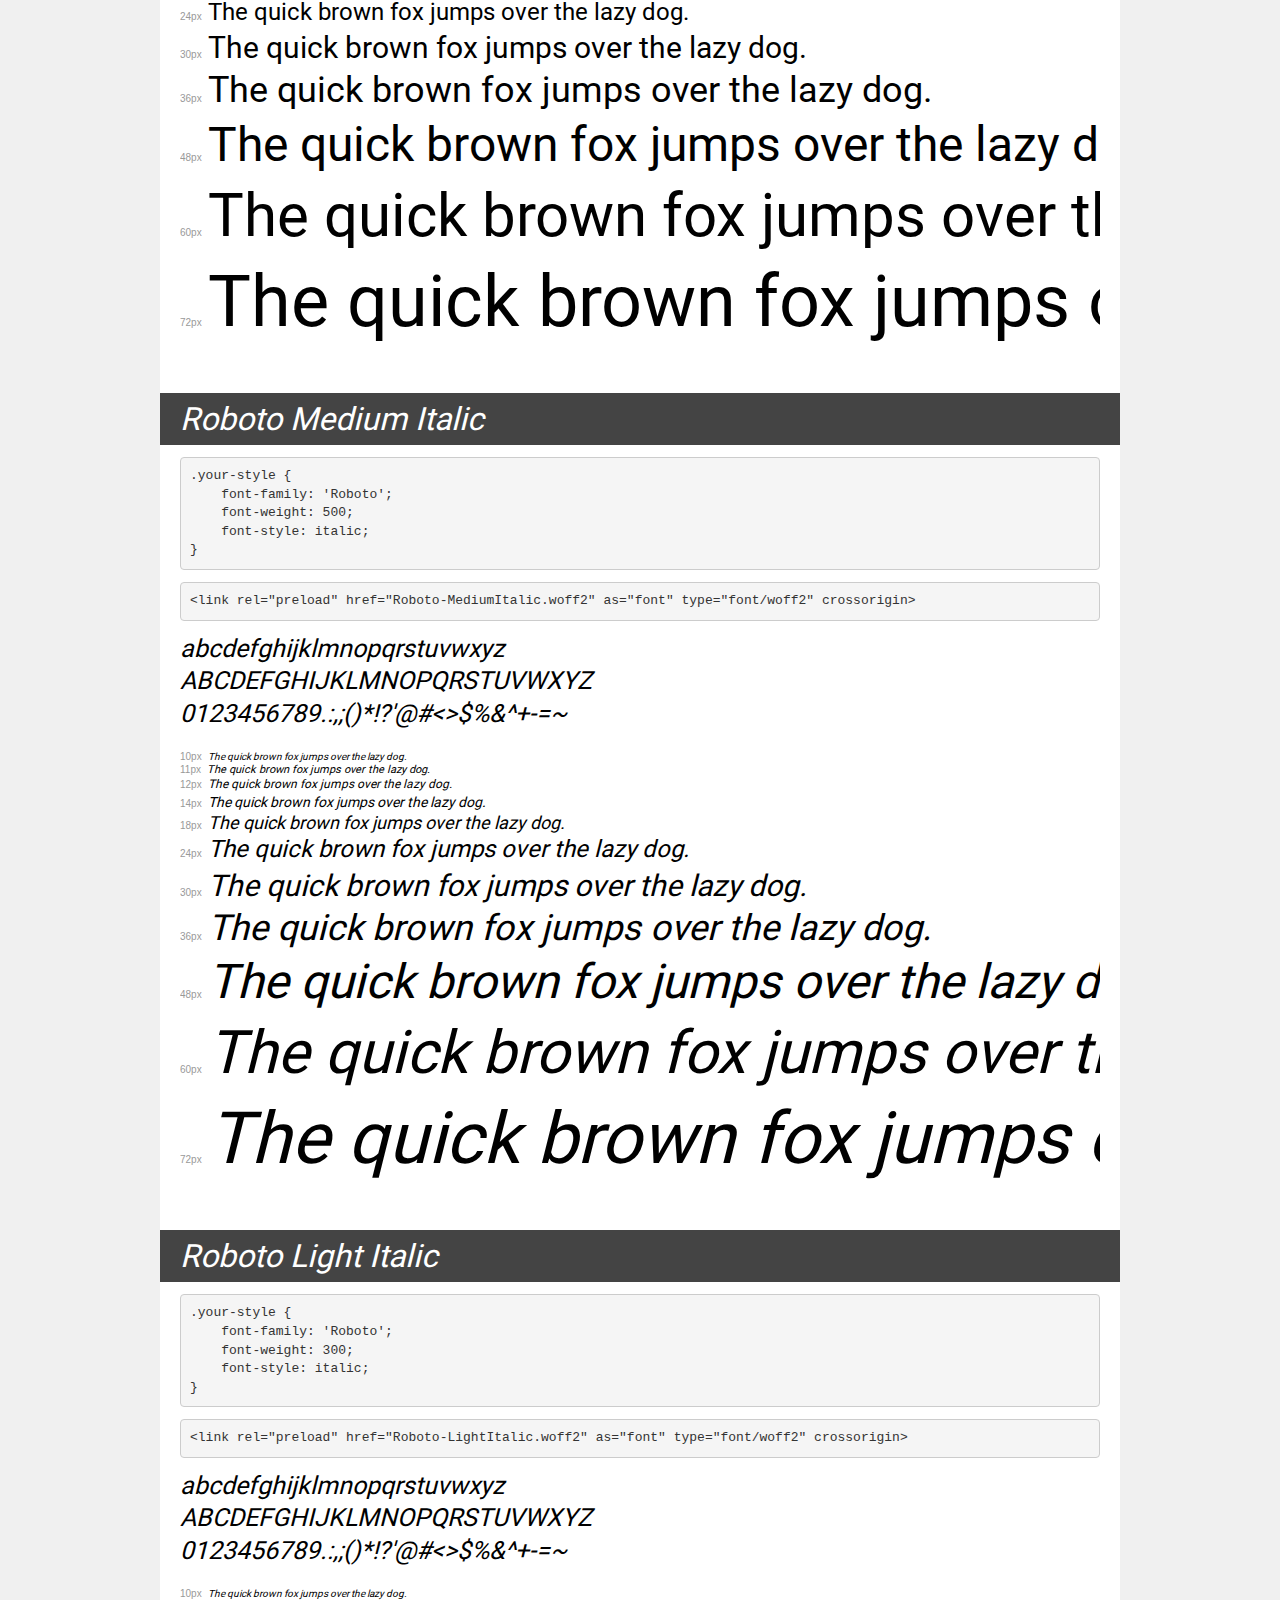
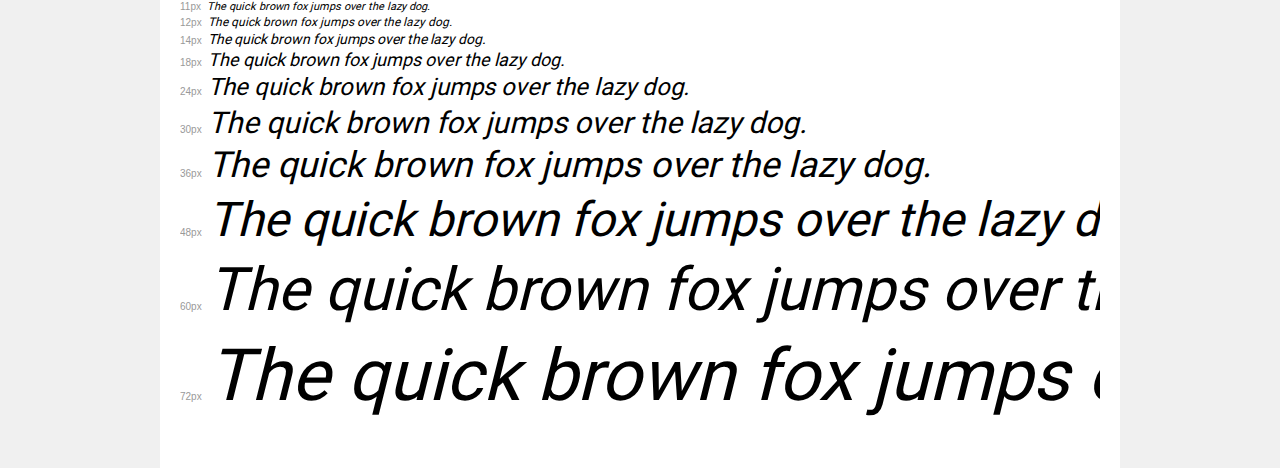
<file: font/Roboto/demo.html>
<!DOCTYPE html>
<html lang="en">
<head>
    <meta charset="utf-8">
    <meta http-equiv="X-UA-Compatible" content="IE=edge">
    <meta name="viewport" content="width=device-width, initial-scale=1">
    <meta name="robots" content="noindex, noarchive">
    <meta name="format-detection" content="telephone=no">
    <title>Transfonter demo</title>
    <link href="stylesheet.css" rel="stylesheet">
    <style>
        /*
        http://meyerweb.com/eric/tools/css/reset/
        v2.0 | 20110126
        License: none (public domain)
        */
        html, body, div, span, applet, object, iframe,
        h1, h2, h3, h4, h5, h6, p, blockquote, pre,
        a, abbr, acronym, address, big, cite, code,
        del, dfn, em, img, ins, kbd, q, s, samp,
        small, strike, strong, sub, sup, tt, var,
        b, u, i, center,
        dl, dt, dd, ol, ul, li,
        fieldset, form, label, legend,
        table, caption, tbody, tfoot, thead, tr, th, td,
        article, aside, canvas, details, embed,
        figure, figcaption, footer, header, hgroup,
        menu, nav, output, ruby, section, summary,
        time, mark, audio, video {
            margin: 0;
            padding: 0;
            border: 0;
            font-size: 100%;
            font: inherit;
            vertical-align: baseline;
        }
        /* HTML5 display-role reset for older browsers */
        article, aside, details, figcaption, figure,
        footer, header, hgroup, menu, nav, section {
            display: block;
        }
        body {
            line-height: 1;
        }
        ol, ul {
            list-style: none;
        }
        blockquote, q {
            quotes: none;
        }
        blockquote:before, blockquote:after,
        q:before, q:after {
            content: '';
            content: none;
        }
        table {
            border-collapse: collapse;
            border-spacing: 0;
        }
        /* demo styles */
        body {
            background: #f0f0f0;
            color: #000;
        }
        .page {
            background: #fff;
            width: 920px;
            margin: 0 auto;
            padding: 20px 20px 0 20px;
            overflow: hidden;
        }
        .font-container {
            overflow-x: auto;
            overflow-y: hidden;
            margin-bottom: 40px;
            line-height: 1.3;
            white-space: nowrap;
            padding-bottom: 5px;
        }
        h1 {
            position: relative;
            background: #444;
            font-size: 32px;
            color: #fff;
            padding: 10px 20px;
            margin: 0 -20px 12px -20px;
        }
        .letters {
            font-size: 25px;
            margin-bottom: 20px;
        }
        .s10:before {
            content: '10px';
        }
        .s11:before {
            content: '11px';
        }
        .s12:before {
            content: '12px';
        }
        .s14:before {
            content: '14px';
        }
        .s18:before {
            content: '18px';
        }
        .s24:before {
            content: '24px';
        }
        .s30:before {
            content: '30px';
        }
        .s36:before {
            content: '36px';
        }
        .s48:before {
            content: '48px';
        }
        .s60:before {
            content: '60px';
        }
        .s72:before {
            content: '72px';
        }
        .s10:before, .s11:before, .s12:before, .s14:before,
        .s18:before, .s24:before, .s30:before, .s36:before,
        .s48:before, .s60:before, .s72:before {
            font-family: Arial, sans-serif;
            font-size: 10px;
            font-weight: normal;
            font-style: normal;
            color: #999;
            padding-right: 6px;
        }
        pre {
            display: block;
            padding: 9px;
            margin: 0 0 12px;
            font-family: Monaco, Menlo, Consolas, "Courier New", monospace;
            font-size: 13px;
            line-height: 1.428571429;
            color: #333;
            font-weight: normal;
            font-style: normal;
            background-color: #f5f5f5;
            border: 1px solid #ccc;
            overflow-x: auto;
            border-radius: 4px;
        }
        /* responsive */
        @media (max-width: 959px) {
            .page {
                width: auto;
                margin: 0;
            }
        }
    </style>
</head>
<body>
<div class="page">
    <div class="demo">
        <h1 style="font-family: 'Roboto'; font-weight: 900; font-style: normal;">Roboto Black</h1>
        <pre title="Usage">.your-style {
    font-family: 'Roboto';
    font-weight: 900;
    font-style: normal;
}</pre>
        <pre title="Preload (optional)">
&lt;link rel=&quot;preload&quot; href=&quot;Roboto-Black.woff2&quot; as=&quot;font&quot; type=&quot;font/woff2&quot; crossorigin&gt;</pre>
        <div class="font-container" style="font-family: 'Roboto'; font-weight: 900; font-style: normal;">
            <p class="letters">
                abcdefghijklmnopqrstuvwxyz<br>
ABCDEFGHIJKLMNOPQRSTUVWXYZ<br>
                0123456789.:,;()*!?'@#&lt;&gt;$%&^+-=~
            </p>
            <p class="s10" style="font-size: 10px;">The quick brown fox jumps over the lazy dog.</p>
            <p class="s11" style="font-size: 11px;">The quick brown fox jumps over the lazy dog.</p>
            <p class="s12" style="font-size: 12px;">The quick brown fox jumps over the lazy dog.</p>
            <p class="s14" style="font-size: 14px;">The quick brown fox jumps over the lazy dog.</p>
            <p class="s18" style="font-size: 18px;">The quick brown fox jumps over the lazy dog.</p>
            <p class="s24" style="font-size: 24px;">The quick brown fox jumps over the lazy dog.</p>
            <p class="s30" style="font-size: 30px;">The quick brown fox jumps over the lazy dog.</p>
            <p class="s36" style="font-size: 36px;">The quick brown fox jumps over the lazy dog.</p>
            <p class="s48" style="font-size: 48px;">The quick brown fox jumps over the lazy dog.</p>
            <p class="s60" style="font-size: 60px;">The quick brown fox jumps over the lazy dog.</p>
            <p class="s72" style="font-size: 72px;">The quick brown fox jumps over the lazy dog.</p>
        </div>
    </div>

    <div class="demo">
        <h1 style="font-family: 'Roboto'; font-weight: bold; font-style: normal;">Roboto Bold</h1>
        <pre title="Usage">.your-style {
    font-family: 'Roboto';
    font-weight: bold;
    font-style: normal;
}</pre>
        <pre title="Preload (optional)">
&lt;link rel=&quot;preload&quot; href=&quot;Roboto-Bold.woff2&quot; as=&quot;font&quot; type=&quot;font/woff2&quot; crossorigin&gt;</pre>
        <div class="font-container" style="font-family: 'Roboto'; font-weight: bold; font-style: normal;">
            <p class="letters">
                abcdefghijklmnopqrstuvwxyz<br>
ABCDEFGHIJKLMNOPQRSTUVWXYZ<br>
                0123456789.:,;()*!?'@#&lt;&gt;$%&^+-=~
            </p>
            <p class="s10" style="font-size: 10px;">The quick brown fox jumps over the lazy dog.</p>
            <p class="s11" style="font-size: 11px;">The quick brown fox jumps over the lazy dog.</p>
            <p class="s12" style="font-size: 12px;">The quick brown fox jumps over the lazy dog.</p>
            <p class="s14" style="font-size: 14px;">The quick brown fox jumps over the lazy dog.</p>
            <p class="s18" style="font-size: 18px;">The quick brown fox jumps over the lazy dog.</p>
            <p class="s24" style="font-size: 24px;">The quick brown fox jumps over the lazy dog.</p>
            <p class="s30" style="font-size: 30px;">The quick brown fox jumps over the lazy dog.</p>
            <p class="s36" style="font-size: 36px;">The quick brown fox jumps over the lazy dog.</p>
            <p class="s48" style="font-size: 48px;">The quick brown fox jumps over the lazy dog.</p>
            <p class="s60" style="font-size: 60px;">The quick brown fox jumps over the lazy dog.</p>
            <p class="s72" style="font-size: 72px;">The quick brown fox jumps over the lazy dog.</p>
        </div>
    </div>

    <div class="demo">
        <h1 style="font-family: 'Roboto'; font-weight: 900; font-style: italic;">Roboto Black Italic</h1>
        <pre title="Usage">.your-style {
    font-family: 'Roboto';
    font-weight: 900;
    font-style: italic;
}</pre>
        <pre title="Preload (optional)">
&lt;link rel=&quot;preload&quot; href=&quot;Roboto-BlackItalic.woff2&quot; as=&quot;font&quot; type=&quot;font/woff2&quot; crossorigin&gt;</pre>
        <div class="font-container" style="font-family: 'Roboto'; font-weight: 900; font-style: italic;">
            <p class="letters">
                abcdefghijklmnopqrstuvwxyz<br>
ABCDEFGHIJKLMNOPQRSTUVWXYZ<br>
                0123456789.:,;()*!?'@#&lt;&gt;$%&^+-=~
            </p>
            <p class="s10" style="font-size: 10px;">The quick brown fox jumps over the lazy dog.</p>
            <p class="s11" style="font-size: 11px;">The quick brown fox jumps over the lazy dog.</p>
            <p class="s12" style="font-size: 12px;">The quick brown fox jumps over the lazy dog.</p>
            <p class="s14" style="font-size: 14px;">The quick brown fox jumps over the lazy dog.</p>
            <p class="s18" style="font-size: 18px;">The quick brown fox jumps over the lazy dog.</p>
            <p class="s24" style="font-size: 24px;">The quick brown fox jumps over the lazy dog.</p>
            <p class="s30" style="font-size: 30px;">The quick brown fox jumps over the lazy dog.</p>
            <p class="s36" style="font-size: 36px;">The quick brown fox jumps over the lazy dog.</p>
            <p class="s48" style="font-size: 48px;">The quick brown fox jumps over the lazy dog.</p>
            <p class="s60" style="font-size: 60px;">The quick brown fox jumps over the lazy dog.</p>
            <p class="s72" style="font-size: 72px;">The quick brown fox jumps over the lazy dog.</p>
        </div>
    </div>

    <div class="demo">
        <h1 style="font-family: 'Roboto'; font-weight: normal; font-style: normal;">Roboto</h1>
        <pre title="Usage">.your-style {
    font-family: 'Roboto';
    font-weight: normal;
    font-style: normal;
}</pre>
        <pre title="Preload (optional)">
&lt;link rel=&quot;preload&quot; href=&quot;Roboto-Regular.woff2&quot; as=&quot;font&quot; type=&quot;font/woff2&quot; crossorigin&gt;</pre>
        <div class="font-container" style="font-family: 'Roboto'; font-weight: normal; font-style: normal;">
            <p class="letters">
                abcdefghijklmnopqrstuvwxyz<br>
ABCDEFGHIJKLMNOPQRSTUVWXYZ<br>
                0123456789.:,;()*!?'@#&lt;&gt;$%&^+-=~
            </p>
            <p class="s10" style="font-size: 10px;">The quick brown fox jumps over the lazy dog.</p>
            <p class="s11" style="font-size: 11px;">The quick brown fox jumps over the lazy dog.</p>
            <p class="s12" style="font-size: 12px;">The quick brown fox jumps over the lazy dog.</p>
            <p class="s14" style="font-size: 14px;">The quick brown fox jumps over the lazy dog.</p>
            <p class="s18" style="font-size: 18px;">The quick brown fox jumps over the lazy dog.</p>
            <p class="s24" style="font-size: 24px;">The quick brown fox jumps over the lazy dog.</p>
            <p class="s30" style="font-size: 30px;">The quick brown fox jumps over the lazy dog.</p>
            <p class="s36" style="font-size: 36px;">The quick brown fox jumps over the lazy dog.</p>
            <p class="s48" style="font-size: 48px;">The quick brown fox jumps over the lazy dog.</p>
            <p class="s60" style="font-size: 60px;">The quick brown fox jumps over the lazy dog.</p>
            <p class="s72" style="font-size: 72px;">The quick brown fox jumps over the lazy dog.</p>
        </div>
    </div>

    <div class="demo">
        <h1 style="font-family: 'Roboto'; font-weight: 100; font-style: normal;">Roboto Thin</h1>
        <pre title="Usage">.your-style {
    font-family: 'Roboto';
    font-weight: 100;
    font-style: normal;
}</pre>
        <pre title="Preload (optional)">
&lt;link rel=&quot;preload&quot; href=&quot;Roboto-Thin.woff2&quot; as=&quot;font&quot; type=&quot;font/woff2&quot; crossorigin&gt;</pre>
        <div class="font-container" style="font-family: 'Roboto'; font-weight: 100; font-style: normal;">
            <p class="letters">
                abcdefghijklmnopqrstuvwxyz<br>
ABCDEFGHIJKLMNOPQRSTUVWXYZ<br>
                0123456789.:,;()*!?'@#&lt;&gt;$%&^+-=~
            </p>
            <p class="s10" style="font-size: 10px;">The quick brown fox jumps over the lazy dog.</p>
            <p class="s11" style="font-size: 11px;">The quick brown fox jumps over the lazy dog.</p>
            <p class="s12" style="font-size: 12px;">The quick brown fox jumps over the lazy dog.</p>
            <p class="s14" style="font-size: 14px;">The quick brown fox jumps over the lazy dog.</p>
            <p class="s18" style="font-size: 18px;">The quick brown fox jumps over the lazy dog.</p>
            <p class="s24" style="font-size: 24px;">The quick brown fox jumps over the lazy dog.</p>
            <p class="s30" style="font-size: 30px;">The quick brown fox jumps over the lazy dog.</p>
            <p class="s36" style="font-size: 36px;">The quick brown fox jumps over the lazy dog.</p>
            <p class="s48" style="font-size: 48px;">The quick brown fox jumps over the lazy dog.</p>
            <p class="s60" style="font-size: 60px;">The quick brown fox jumps over the lazy dog.</p>
            <p class="s72" style="font-size: 72px;">The quick brown fox jumps over the lazy dog.</p>
        </div>
    </div>

    <div class="demo">
        <h1 style="font-family: 'Roboto'; font-weight: normal; font-style: italic;">Roboto Italic</h1>
        <pre title="Usage">.your-style {
    font-family: 'Roboto';
    font-weight: normal;
    font-style: italic;
}</pre>
        <pre title="Preload (optional)">
&lt;link rel=&quot;preload&quot; href=&quot;Roboto-Italic.woff2&quot; as=&quot;font&quot; type=&quot;font/woff2&quot; crossorigin&gt;</pre>
        <div class="font-container" style="font-family: 'Roboto'; font-weight: normal; font-style: italic;">
            <p class="letters">
                abcdefghijklmnopqrstuvwxyz<br>
ABCDEFGHIJKLMNOPQRSTUVWXYZ<br>
                0123456789.:,;()*!?'@#&lt;&gt;$%&^+-=~
            </p>
            <p class="s10" style="font-size: 10px;">The quick brown fox jumps over the lazy dog.</p>
            <p class="s11" style="font-size: 11px;">The quick brown fox jumps over the lazy dog.</p>
            <p class="s12" style="font-size: 12px;">The quick brown fox jumps over the lazy dog.</p>
            <p class="s14" style="font-size: 14px;">The quick brown fox jumps over the lazy dog.</p>
            <p class="s18" style="font-size: 18px;">The quick brown fox jumps over the lazy dog.</p>
            <p class="s24" style="font-size: 24px;">The quick brown fox jumps over the lazy dog.</p>
            <p class="s30" style="font-size: 30px;">The quick brown fox jumps over the lazy dog.</p>
            <p class="s36" style="font-size: 36px;">The quick brown fox jumps over the lazy dog.</p>
            <p class="s48" style="font-size: 48px;">The quick brown fox jumps over the lazy dog.</p>
            <p class="s60" style="font-size: 60px;">The quick brown fox jumps over the lazy dog.</p>
            <p class="s72" style="font-size: 72px;">The quick brown fox jumps over the lazy dog.</p>
        </div>
    </div>

    <div class="demo">
        <h1 style="font-family: 'Roboto'; font-weight: 300; font-style: normal;">Roboto Light</h1>
        <pre title="Usage">.your-style {
    font-family: 'Roboto';
    font-weight: 300;
    font-style: normal;
}</pre>
        <pre title="Preload (optional)">
&lt;link rel=&quot;preload&quot; href=&quot;Roboto-Light.woff2&quot; as=&quot;font&quot; type=&quot;font/woff2&quot; crossorigin&gt;</pre>
        <div class="font-container" style="font-family: 'Roboto'; font-weight: 300; font-style: normal;">
            <p class="letters">
                abcdefghijklmnopqrstuvwxyz<br>
ABCDEFGHIJKLMNOPQRSTUVWXYZ<br>
                0123456789.:,;()*!?'@#&lt;&gt;$%&^+-=~
            </p>
            <p class="s10" style="font-size: 10px;">The quick brown fox jumps over the lazy dog.</p>
            <p class="s11" style="font-size: 11px;">The quick brown fox jumps over the lazy dog.</p>
            <p class="s12" style="font-size: 12px;">The quick brown fox jumps over the lazy dog.</p>
            <p class="s14" style="font-size: 14px;">The quick brown fox jumps over the lazy dog.</p>
            <p class="s18" style="font-size: 18px;">The quick brown fox jumps over the lazy dog.</p>
            <p class="s24" style="font-size: 24px;">The quick brown fox jumps over the lazy dog.</p>
            <p class="s30" style="font-size: 30px;">The quick brown fox jumps over the lazy dog.</p>
            <p class="s36" style="font-size: 36px;">The quick brown fox jumps over the lazy dog.</p>
            <p class="s48" style="font-size: 48px;">The quick brown fox jumps over the lazy dog.</p>
            <p class="s60" style="font-size: 60px;">The quick brown fox jumps over the lazy dog.</p>
            <p class="s72" style="font-size: 72px;">The quick brown fox jumps over the lazy dog.</p>
        </div>
    </div>

    <div class="demo">
        <h1 style="font-family: 'Roboto'; font-weight: bold; font-style: italic;">Roboto Bold Italic</h1>
        <pre title="Usage">.your-style {
    font-family: 'Roboto';
    font-weight: bold;
    font-style: italic;
}</pre>
        <pre title="Preload (optional)">
&lt;link rel=&quot;preload&quot; href=&quot;Roboto-BoldItalic.woff2&quot; as=&quot;font&quot; type=&quot;font/woff2&quot; crossorigin&gt;</pre>
        <div class="font-container" style="font-family: 'Roboto'; font-weight: bold; font-style: italic;">
            <p class="letters">
                abcdefghijklmnopqrstuvwxyz<br>
ABCDEFGHIJKLMNOPQRSTUVWXYZ<br>
                0123456789.:,;()*!?'@#&lt;&gt;$%&^+-=~
            </p>
            <p class="s10" style="font-size: 10px;">The quick brown fox jumps over the lazy dog.</p>
            <p class="s11" style="font-size: 11px;">The quick brown fox jumps over the lazy dog.</p>
            <p class="s12" style="font-size: 12px;">The quick brown fox jumps over the lazy dog.</p>
            <p class="s14" style="font-size: 14px;">The quick brown fox jumps over the lazy dog.</p>
            <p class="s18" style="font-size: 18px;">The quick brown fox jumps over the lazy dog.</p>
            <p class="s24" style="font-size: 24px;">The quick brown fox jumps over the lazy dog.</p>
            <p class="s30" style="font-size: 30px;">The quick brown fox jumps over the lazy dog.</p>
            <p class="s36" style="font-size: 36px;">The quick brown fox jumps over the lazy dog.</p>
            <p class="s48" style="font-size: 48px;">The quick brown fox jumps over the lazy dog.</p>
            <p class="s60" style="font-size: 60px;">The quick brown fox jumps over the lazy dog.</p>
            <p class="s72" style="font-size: 72px;">The quick brown fox jumps over the lazy dog.</p>
        </div>
    </div>

    <div class="demo">
        <h1 style="font-family: 'Roboto'; font-weight: 100; font-style: italic;">Roboto Thin Italic</h1>
        <pre title="Usage">.your-style {
    font-family: 'Roboto';
    font-weight: 100;
    font-style: italic;
}</pre>
        <pre title="Preload (optional)">
&lt;link rel=&quot;preload&quot; href=&quot;Roboto-ThinItalic.woff2&quot; as=&quot;font&quot; type=&quot;font/woff2&quot; crossorigin&gt;</pre>
        <div class="font-container" style="font-family: 'Roboto'; font-weight: 100; font-style: italic;">
            <p class="letters">
                abcdefghijklmnopqrstuvwxyz<br>
ABCDEFGHIJKLMNOPQRSTUVWXYZ<br>
                0123456789.:,;()*!?'@#&lt;&gt;$%&^+-=~
            </p>
            <p class="s10" style="font-size: 10px;">The quick brown fox jumps over the lazy dog.</p>
            <p class="s11" style="font-size: 11px;">The quick brown fox jumps over the lazy dog.</p>
            <p class="s12" style="font-size: 12px;">The quick brown fox jumps over the lazy dog.</p>
            <p class="s14" style="font-size: 14px;">The quick brown fox jumps over the lazy dog.</p>
            <p class="s18" style="font-size: 18px;">The quick brown fox jumps over the lazy dog.</p>
            <p class="s24" style="font-size: 24px;">The quick brown fox jumps over the lazy dog.</p>
            <p class="s30" style="font-size: 30px;">The quick brown fox jumps over the lazy dog.</p>
            <p class="s36" style="font-size: 36px;">The quick brown fox jumps over the lazy dog.</p>
            <p class="s48" style="font-size: 48px;">The quick brown fox jumps over the lazy dog.</p>
            <p class="s60" style="font-size: 60px;">The quick brown fox jumps over the lazy dog.</p>
            <p class="s72" style="font-size: 72px;">The quick brown fox jumps over the lazy dog.</p>
        </div>
    </div>

    <div class="demo">
        <h1 style="font-family: 'Roboto'; font-weight: 500; font-style: normal;">Roboto Medium</h1>
        <pre title="Usage">.your-style {
    font-family: 'Roboto';
    font-weight: 500;
    font-style: normal;
}</pre>
        <pre title="Preload (optional)">
&lt;link rel=&quot;preload&quot; href=&quot;Roboto-Medium.woff2&quot; as=&quot;font&quot; type=&quot;font/woff2&quot; crossorigin&gt;</pre>
        <div class="font-container" style="font-family: 'Roboto'; font-weight: 500; font-style: normal;">
            <p class="letters">
                abcdefghijklmnopqrstuvwxyz<br>
ABCDEFGHIJKLMNOPQRSTUVWXYZ<br>
                0123456789.:,;()*!?'@#&lt;&gt;$%&^+-=~
            </p>
            <p class="s10" style="font-size: 10px;">The quick brown fox jumps over the lazy dog.</p>
            <p class="s11" style="font-size: 11px;">The quick brown fox jumps over the lazy dog.</p>
            <p class="s12" style="font-size: 12px;">The quick brown fox jumps over the lazy dog.</p>
            <p class="s14" style="font-size: 14px;">The quick brown fox jumps over the lazy dog.</p>
            <p class="s18" style="font-size: 18px;">The quick brown fox jumps over the lazy dog.</p>
            <p class="s24" style="font-size: 24px;">The quick brown fox jumps over the lazy dog.</p>
            <p class="s30" style="font-size: 30px;">The quick brown fox jumps over the lazy dog.</p>
            <p class="s36" style="font-size: 36px;">The quick brown fox jumps over the lazy dog.</p>
            <p class="s48" style="font-size: 48px;">The quick brown fox jumps over the lazy dog.</p>
            <p class="s60" style="font-size: 60px;">The quick brown fox jumps over the lazy dog.</p>
            <p class="s72" style="font-size: 72px;">The quick brown fox jumps over the lazy dog.</p>
        </div>
    </div>

    <div class="demo">
        <h1 style="font-family: 'Roboto'; font-weight: 500; font-style: italic;">Roboto Medium Italic</h1>
        <pre title="Usage">.your-style {
    font-family: 'Roboto';
    font-weight: 500;
    font-style: italic;
}</pre>
        <pre title="Preload (optional)">
&lt;link rel=&quot;preload&quot; href=&quot;Roboto-MediumItalic.woff2&quot; as=&quot;font&quot; type=&quot;font/woff2&quot; crossorigin&gt;</pre>
        <div class="font-container" style="font-family: 'Roboto'; font-weight: 500; font-style: italic;">
            <p class="letters">
                abcdefghijklmnopqrstuvwxyz<br>
ABCDEFGHIJKLMNOPQRSTUVWXYZ<br>
                0123456789.:,;()*!?'@#&lt;&gt;$%&^+-=~
            </p>
            <p class="s10" style="font-size: 10px;">The quick brown fox jumps over the lazy dog.</p>
            <p class="s11" style="font-size: 11px;">The quick brown fox jumps over the lazy dog.</p>
            <p class="s12" style="font-size: 12px;">The quick brown fox jumps over the lazy dog.</p>
            <p class="s14" style="font-size: 14px;">The quick brown fox jumps over the lazy dog.</p>
            <p class="s18" style="font-size: 18px;">The quick brown fox jumps over the lazy dog.</p>
            <p class="s24" style="font-size: 24px;">The quick brown fox jumps over the lazy dog.</p>
            <p class="s30" style="font-size: 30px;">The quick brown fox jumps over the lazy dog.</p>
            <p class="s36" style="font-size: 36px;">The quick brown fox jumps over the lazy dog.</p>
            <p class="s48" style="font-size: 48px;">The quick brown fox jumps over the lazy dog.</p>
            <p class="s60" style="font-size: 60px;">The quick brown fox jumps over the lazy dog.</p>
            <p class="s72" style="font-size: 72px;">The quick brown fox jumps over the lazy dog.</p>
        </div>
    </div>

    <div class="demo">
        <h1 style="font-family: 'Roboto'; font-weight: 300; font-style: italic;">Roboto Light Italic</h1>
        <pre title="Usage">.your-style {
    font-family: 'Roboto';
    font-weight: 300;
    font-style: italic;
}</pre>
        <pre title="Preload (optional)">
&lt;link rel=&quot;preload&quot; href=&quot;Roboto-LightItalic.woff2&quot; as=&quot;font&quot; type=&quot;font/woff2&quot; crossorigin&gt;</pre>
        <div class="font-container" style="font-family: 'Roboto'; font-weight: 300; font-style: italic;">
            <p class="letters">
                abcdefghijklmnopqrstuvwxyz<br>
ABCDEFGHIJKLMNOPQRSTUVWXYZ<br>
                0123456789.:,;()*!?'@#&lt;&gt;$%&^+-=~
            </p>
            <p class="s10" style="font-size: 10px;">The quick brown fox jumps over the lazy dog.</p>
            <p class="s11" style="font-size: 11px;">The quick brown fox jumps over the lazy dog.</p>
            <p class="s12" style="font-size: 12px;">The quick brown fox jumps over the lazy dog.</p>
            <p class="s14" style="font-size: 14px;">The quick brown fox jumps over the lazy dog.</p>
            <p class="s18" style="font-size: 18px;">The quick brown fox jumps over the lazy dog.</p>
            <p class="s24" style="font-size: 24px;">The quick brown fox jumps over the lazy dog.</p>
            <p class="s30" style="font-size: 30px;">The quick brown fox jumps over the lazy dog.</p>
            <p class="s36" style="font-size: 36px;">The quick brown fox jumps over the lazy dog.</p>
            <p class="s48" style="font-size: 48px;">The quick brown fox jumps over the lazy dog.</p>
            <p class="s60" style="font-size: 60px;">The quick brown fox jumps over the lazy dog.</p>
            <p class="s72" style="font-size: 72px;">The quick brown fox jumps over the lazy dog.</p>
        </div>
    </div>

</div>
</body>
</html>
</file>
<file: css/style.css>
html,body{
    width: 100%;
    position: relative;
    margin: 0px;
    font-family: 'Montserrat';
    line-height: 1.4;
    font-size: 16px;
    scroll-behavior: smooth;

    /**var**/
    --main-color-green: #95e1d3;
    --accent-color-pink: #f38181;
    --text-color-dark: #333333;
    --text-color-grey: #999999;
    --text-color-white: #ffffff;
    --gradien:
}

.second-screen{
    position: relative;
}

ul {
    margin: 0px;
    padding: 0px;
    list-style-type: none;
}

h1,
h2,
h3 {
    display: block;
    margin: 0px;
    color: var(--text-color-dark);
}

h4{
    display: none;
    font-size: 0px;
    line-height: 0px;
    opacity: 0%;
}

.h1-title {
    display: block;
    text-transform: uppercase;
    font-size: 150px;
    font-weight: bold;
    line-height: 1;
    margin-bottom: 50px;
    margin-top: 0px;
}

.h1-subtitle {
    display: block;
    font-size: 60px;
    font-family: 'Kaushan Script';
    text-transform: uppercase;
    margin-bottom: 25px;
}

.h2-title {
    display: block;
    text-align: center;
    font-size: 30px;
    text-transform: uppercase;
    font-weight: bold;
}

.h2-subtitle {
    display: block;
    font-size: 25px;
    font-family: 'Kaushan Script';
}

.h3-title {
    font-size: 14px;
    text-transform: uppercase;
}

.text {
    margin: 0px;
    padding: 0px;
    font-size: 15px;
    color: var(--text-color-grey);
    font-family: 'Roboto';
    line-height: 1.5;
}

.container {
    display: block;
    max-width: 1200px;
    margin: 0 auto;
}

.color-line {
    display: block;
    width: 70px;
    height: 3px;
    margin: 0 auto;
    background-color: #ffffff;
}

.button {
    display: inline-block;
    margin: 0 auto;
    padding: 10px 45px;
    background-color: transparent;
    border: 3px solid #ffffff;
    border-radius: 0px;
    font-size: 15px;
    text-transform: uppercase;
    text-decoration: none;
    transition: 0.2s;
    color: var(--text-color-white);
}

footer{
    position: relative;
    z-index: 1;
}


/**cursor**/
.cursor{
    cursor: url("../img/cursor.png") 1 1, default!important;
}

/**skroll**/
::-webkit-scrollbar {
    width: 10px;
}

::-webkit-scrollbar-track {
    background-color: #fce38a;
}

::-webkit-scrollbar-thumb {
    background-color: var(--main-color-green);
    border-radius: 10px;
    max-height: 30px;
}

::-webkit-scrollbar-thumb:hover{
    cursor: url("../img/cursor.png") 1 1, default !important;
}

/**arrowtop**/
.top_arrow {
    box-sizing: border-box;
    position: fixed;
    right:30px;
    bottom: 30px;
    z-index: 9;
    cursor: pointer;
}

.wrap-arrow{
    display: flex;
    justify-content: flex-end;
    align-items:flex-end;
    margin-right: 30px;
}

.arrow{
    box-sizing: border-box;
    display: flex;
    justify-content:center;
    align-items: center;
    width: 60px;
    height: 60px;
    padding: 10px;
    background-color: var(--main-color-green);
}

.arrow img {
    width: 100%;
}

/*preloader*/
.overlay {
    box-sizing: border-box;
    position: fixed;
    left: 0;
    top: 0;
    width: 100vw;
    height: 100vh;
    z-index: 9999;
    overflow: hidden;
    display: flex;
    justify-content: center;
    align-items: center;
    background: #000000;
    opacity: 100%;
    background: linear-gradient(358deg, #f38181, #95e1d3);
    background-size: 400% 400%;
    animation: AnimationName 3s ease forwards, preloaderhide 2s 2s ease forwards;
}


.preloader-gif img{
    width: 250px;
}

@keyframes AnimationName {
    0% {
        background-position: 52% 0%
    }

    50% {
        background-position: 49% 100%
    }

    100% {
        background-position: 52% 0%
    }
}

@keyframes preloaderhide {
    0% {
        opacity: 100%;
        display: block;
    }
    70% {
        opacity: 100%;
    }

    100% {
        opacity: 0%;
        display: none;
        z-index: 0;
    }
}


.second-screen,
footer,
.top_arrow
{
    position: relative;
    height: 0;
    scale: 0;
    animation: sEcond-screen 1s 3s ease forwards;
}

.top_arrow {
    position: fixed;
    height: 0;
    scale: 0;
    animation: sEcond-screen 1s 3s ease forwards;
}


@keyframes sEcond-screen {
    0% {
        height: 0;
        scale: 0;
    }

    100% {
        scale: 1;
        height: auto;
    }
}


/**media**/
@media (max-width: 760px) {
.h2-title {
        font-size: 24px;
    }

    .h2-subtitle {
        font-size: 20px;
    }

    .arrow img {
        width: 35px;
    }
    .top_arrow {
        right: 0px;
        bottom: 10px;
    }

}

@media (max-width: 460px) {
.arrow {
    width: 30px;
    height: 30px;
    padding: 5px;
    }
    .arrow img {
        width: 25px;
    }

}
</file>
<file: css/header.css>
/**header**/
.header {
    position: relative;
    box-sizing: border-box;
    height: 100vh;
    padding-left: 25px;
    padding-right: 25px;
    color: var(--text-color-white);
    background: #ffffff;
    background: url("../img/picture3.jpg") no-repeat center;
    background-size: cover;
    z-index: 199;
}

.header::before {
    content: "";
    position: absolute;
    left: 0px;
    top: 0px;
    width: 100%;
    height: 100%;
    background: linear-gradient(rgba(244, 139, 130, 0.85), rgba(252, 227, 138, 0.85));
}

.header-content {
    position: relative;
    z-index: 101;
    height: 100vh;
    display: flex;
    flex-direction: column;
    justify-content: space-between;
}


.h-top {
    display: flex;
    justify-content: space-between;
    align-items: baseline;
    flex-wrap: wrap;
    padding: 30px 0px;
}

.logo {
    font-size: 40px;
    font-weight: bold;
}

.main-meny li {
    display: inline-block;
    vertical-align: middle;
    margin-right: 50px;
    font-size: 14px;
    text-transform: uppercase;
}

.main-meny li:last-child {
    margin-right: 0px;
}

.main-meny a {
    color: var(--text-color-white);
    text-decoration: none;
    padding-bottom: 10px;
    transition: all 0.2s ease;
}

.main-meny a:hover {
    color: #fde48a;
    border-bottom: 3px solid #fde48a;
}

.main-meny .img_a:hover {
    color: #fde48a;
    border-bottom: 0px solid #fde48a;
}

.icon-menu-top{
    width: 20px;
}

.h-center {
    padding: 30px 0px;
    text-align: center;
}

.h-center .h1 {
    color: var(--text-color-white);
}

.h-center .color-line {
    margin-bottom: 50px;
}

.button:hover {
    color: var(--text-color-white);
    background: var(--accent-color-pink);
}

.h-bottom {
    padding: 30px 0px;
    display: flex;
    justify-content: space-between;
    align-items: flex-start;
}

.h-bottom span {
    transition: all 0.2s ease;
}

.nav-bottom {
    width: 25%;
    margin-right: 30px;
    margin-left: 30px;
    cursor: pointer;
    opacity: 75%;
}

.nav-bottom:last-child {
    margin-right: 0px;
}

.nav-bottom-line {
    width: 80%;
    height: 3px;
    background: #ffffff;
    margin-bottom: 20px;
}

.nav-bottom-line span {
    display: block;
    width: 0%;
    height: 3px;
    background: var(--accent-color-pink);
}

.nav-bottom:hover span {
    width: 33%;
}

.nav-bottom:hover {
    opacity: 100%;
}

.nav-bottom-text {
    color: var(--text-color-white);
    font-size: 18px;
    text-transform: uppercase;
}

.nav-bottom-text span {
    font-size: 25px;
    font-weight: bold;
}


/**media**/
@media (max-width: 1200px) {

    .h-top {
        flex-direction:column;
        align-items: center;
        justify-content: space-between;
    }
    .logo{
        margin-bottom: 20px;
    }

    .h1-title {
        font-size: 110px;
    }

    .h1-subtitle {
        font-size: 45px;
    }
    .main-meny li.last-li {
        margin-right: 0px!important;
    }

}

@media (max-width: 760px) {
.header{
    overflow: hidden;
}

    .header-content{
        flex-direction: column;
        justify-content: space-evenly;
    }
    .h-top {
        flex-direction: row;
        justify-content: space-between;
    }

    .main-meny li .burger-icon{
    display: block;
    }

    .burger-icon img {
        width: 55px;
    }

    .nav-bottom-line {
        width: 50%;
    }
    .nav-bottom{
        margin-right: 0px;
        align-content:center;
        align-items: center;
    }

    .h1-title {
        font-size: 85px;
    }

    .h1-subtitle {
        font-size: 33px;
    }

    .logo {
        margin-bottom: 15px;
        text-align: left;
        margin-bottom: 10px;
    }
.burger-icon{
        margin-right: 0px!important;
    }
        .h-bottom {
            padding: 20px 0px;
            display: flex;
            justify-content: center;
            align-items: center;
            flex-wrap: wrap;
        }
    .nav-bottom {
        box-sizing: border-box;
        width: calc(50% - 40px);
        margin-right: 20px;
        margin-left: 20px;
        margin-bottom: 25px;
        display: flex;
        justify-content: center;
            align-items: center;
            flex-direction: column;

    }
    .nav-bottom:last-child{
        margin-right: 20px;
    }
    .nav-bottom-line {
        margin-bottom: 10px;
    }
        .nav-bottom-text {
            font-size: 13px;
        }
    
        .nav-bottom-text span {
            font-size: 18px;
        }
    .nav-bottom-line {
        height: 1px;
    }

    .main-meny .burger-imgimg{
        width: 40px;
    }

     li.mobule-meny {
        display: none;
    }

        #burder-menu-label:checked ~ li.mobule-meny{
            display: block;
        }
        .hidden-ul{
            z-index: 999;
            left: 0;
            top: 0%;
            position: absolute;
            width: 100%;
            height: 100vh;
            background-color: #000000;
            padding-bottom: 50px;
            background-image:  linear-gradient(rgba(244, 139, 130, 0.85), rgba(252, 227, 138, 0.85));
            background-repeat: no-repeat;
            background-position: 90% 5%;
        }
        .hidden-ul li {
            display: flex;
            justify-content:center;
            align-items: center;
            padding-bottom: 10px;
            text-align: center;
            font-size: 22px;
            margin-right: 0px;
        }
        img.iconsearc{
            display: none;
        }
        img.closeicon{
            display: inline-block;
            width: 55px;
            margin-bottom: 35px;
            text-align: right;
        }

        .hidden-ul li:first-child{
            padding-top: 100px;
        }
        li.burger-img{
            margin-right: 0px;
        }
        li.closeicon-li{
            display: flex;
            justify-content:flex-end;
            margin-right: 25px;
        }

}

@media (max-width: 500px) {
    .h1-title {
            font-size: 55px;
        }

        .h1-subtitle {
            font-size: 25px;
        }
        .h-center{
            margin-bottom: 15px;
        }
    .h-center .color-line {
        margin-bottom: 30px;
    }

    .h1-title{
        margin-bottom: 30px;
    }
   .h-top {
    padding-bottom: 0px;
               }
}

@media (min-width: 761px) {
.main-meny li.burger-img{
    display: none;
}
 li.closeicon-li{
    display: none;
 }
}

@media (min-width: 461px) and (orientation: landscape) {

.header {
        min-height: 800px;
            height: 100vh;
                }


}
</file>
<file: css/statistic.css>
/**statistic**/
.statistic {
    position: relative;
    box-sizing: border-box;
    width: 100%;
    padding-left: 25px;
    padding-right: 25px;
    color: var(--text-color-white);
    background: var(--main-color-green);
    z-index: 199;
}

.statistic-content {
    display: flex;
    justify-content: space-between;
    align-items: center;
}

.statistic-item {
    box-sizing: border-box;
    text-align: center;
    width: 20%;
    padding: 75px 20px;
}

.statistic-item:nth-child(2n) {
    border-left: 1px solid rgba(255, 255, 255, 0.3);
    border-right: 1px solid rgba(255, 255, 255, 0.3);
}

.statistic-item:last-child {
    border-right: 1px solid rgba(255, 255, 255, 0.3);
}

.statistic-item:first-child {
    border-left: 1px solid rgba(255, 255, 255, 0.3);
}


.statistic-item-count {
    font-size: 70px;
    font-weight: bold;
}

.statistic-item-text {
    font-size: 14px;
    text-transform: uppercase;
}

/**media**/
@media (max-width: 1200px) {
    .statistic-item-count{
        font-size: 56px;
    }
    .statistic-item{
        padding: 60px 16px;
    }
}

@media (max-width: 990px) {
    .statistic-item-count {
        font-size: 44px;
    }

    .statistic-item {
        padding: 48px 12px;
    }
    .statistic-item-text{
        font-size: 11px;
    }
}

@media (max-width: 760px) {
    .statistic-item{
        width: 50%;
        padding: 48px 15px;
        border-left: 1px solid rgba(255, 255, 255, 0.3);
        border-right: 1px solid rgba(255, 255, 255, 0.3);
    }

    .statistic-item-count {
        font-size: 56px;
    }

    .statistic-item-text {
        font-size: 14px;
    }

    .statistic-item:last-child {
        width: 100%;
    }

    .statistic-content{
        flex-wrap: wrap;
    }
  
}

@media (max-width: 480px) {
.statistic-item {
        width: 100%;
        padding: 25px 15px;
        border-top: 1px solid rgba(255, 255, 255, 0.3);

    }
    .statistic-item:nth-child(n){
        border-left: 0px solid rgba(255, 255, 255, 0.3);
        border-right: 0px solid rgba(255, 255, 255, 0.3);
    }

}
</file>
<file: css/globaltitle.css>
/**globaltitle**/
.globaltitle {
    position: relative;
    box-sizing: border-box;
    width: 100%;
    padding-left: 25px;
    padding-right: 25px;
    color: var(--text-color-dark);
    text-align: center;
    z-index: 10;
}

.globaltitle-content {
    padding-top: 100px;
    padding-bottom: 80px;
}


.h2 {
    margin-bottom: 30px;
}

.globaltitle .color-line {
    width: 70px;
    height: 3px;
    margin: 0 auto;
    margin-bottom: 30px;
    background-color: var(--accent-color-pink);
}

.globaltitle .text {
    width: 100%;
    max-width: 950px;
    margin: 0 auto;
}

.globaltitle .top_arrow{
    cursor: pointer;
}

/**media**/
@media (max-width: 760px) {
.globaltitle-content {
        padding-top: 75px;
        padding-bottom: 50px;
    }

}
</file>
<file: css/amazing.css>
/**Amazing Services**/
.a-services {
    position: relative;
    width: 100%;
    box-sizing: border-box;
    padding-left: 25px;
    padding-right: 25px;
    color: var(--text-color-dark);
    border-bottom: 2px solid var(--main-color-green);
    z-index: 10;
}

.a-services-content {
    padding-top: 10px;
}

.a-services-row {
    box-sizing: border-box;
    width: 100%;
    margin: 0 auto;
    display: flex;
    justify-content: space-between;
    align-items: stretch;
    flex-wrap: wrap;

}

.a-services-item {
    position: relative;
    box-sizing: border-box;
    padding-left: 55px;
    padding-right: 55px;
    margin-bottom: 130px;
    width: 33.33%;
}

.a-services-item:nth-child(3n){
    padding-right: 0px;
}

.a-services-item .h3-title {
    margin-bottom: 15px;
}

.item_bg1::after {
    content: "";
    width: 45px;
    height: 45px;
    position: absolute;
    left: 0;
    top: 0;
    background: url('../img/css_sprites.png') 0px -5px;
}

.item_bg2::after {
    content: "";
    width: 45px;
    height: 45px;
    position: absolute;
    left: 0;
    top: 0;
    background: url('../img/css_sprites.png') -50px -5px;
}

.item_bg3::after {
    content: "";
    width: 45px;
    height: 45px;
    position: absolute;
    left: 0;
    top: 0;
    background: url('../img/css_sprites.png') -90px -5px;
}

.item_bg4::after {
    content: "";
    width: 45px;
    height: 45px;
    position: absolute;
    left: 0;
    top: 0;
    background: url('../img/css_sprites.png') -135px -5px;
}

.item_bg5::after {
    content: "";
    width: 45px;
    height: 45px;
    position: absolute;
    left: 0;
    top: 0;
    background: url('../img/css_sprites.png') -230px -5px;
}

.item_bg6::after {
    content: "";
    width: 45px;
    height: 45px;
    position: absolute;
    left: 0;
    top: 0;
    background: url('../img/css_sprites.png') -450px -5px;
}

.grey-line {
    width: 100%;
    height: 1px;
    background-color: #999999;
    opacity: 25%;
    margin-bottom: 50px;
}


/**media**/
@media (max-width: 1200px) {
    .a-services-item {
            width: 50%;
            margin-bottom: 75px;
        }
    .a-services-item:nth-child(2n) {
        padding-right: 0px;
    }
    .a-services-item:nth-child(2n+1) {
        padding-right:55px;
    }
}

@media (max-width: 760px) {
    .a-services-item {
            width: 100%;
            margin-bottom: 50px;
        }
    .a-services-item:nth-child(n) {
        padding-right: 55px;
    }

}
</file>
<file: css/staff.css>
/**Staff**/
.staff {
    position: relative;
    width: 100%;
    box-sizing: border-box;
    padding: 30px 25px;
    padding-bottom: 110px;
    color: var(--text-color-dark);
}

.staff-content{
    display: flex;
    justify-content: space-between;
}

.staff-img,
.staff-deskr{
    width: 50%;
}

.staff-img{
    margin-right: 35px;
}

.staff-deskr-row{
    border: 1px solid #f3f3f3;
        border-radius: 15px;
        margin-bottom: 5px;
}

.staff-deskr-row_title{
    position: relative;
    z-index: 10;
    box-sizing: border-box;
    padding: 10px 20px;
    display: block;
    cursor: pointer;
    border-bottom: 1px solid #f3f3f3;
    background: url("../img/staff-arrow.png") no-repeat;
    background-position: 95% 50%;
}

.hover-text {
    color: var(--text-color-grey);
    display: inline-block;
    font-size: 13px;
    font-style: italic;
    overflow-y: scroll;
    padding-right: 25px;
    height: 55px;
}


.staff-deskr-row_text{
    display: block;
    box-sizing: border-box;
    padding: 10px 20px;
    position: relative;
}

.staff-icon{
    width: 30px;
}

.staff-display3,
.staff-display2,
.staff-display1{
    display: none;
}

#staff-display1:checked ~ .staff-display1{
    display: block;
}

#staff-display2:checked~.staff-display2 {
    display: block;
}

#staff-display3:checked~.staff-display3 {
    display: block;
}


input {
    display: none;
}

.h3-title{
    font-weight: bold;
}

/**media**/
@media (max-width: 900px) {
    .staff-img,
    .staff-deskr {
        width: 100%;
    }

    .staff-content {
        flex-wrap: wrap;
    }

    .staff-img {
        margin-right: 0px;
        margin-bottom: 35px;
    }
}
</file>
<file: css/brand.css>
/**Brand**/
.brand {
    position: relative;
    width: 100%;
    box-sizing: border-box;
    padding-left: 25px;
    padding-right: 25px;
    padding-top: 55px;
    padding-bottom: 55px;
    color: var(--text-color-dark);
    background: #f8f8f8;
    z-index: 10;
}

.brand-content {
    display: flex;
    justify-content: space-between;
    align-items: center;
    flex-wrap: wrap;
}

.brand-item {
    box-sizing: border-box;
    width: 16.666%;
}

.brand-item:last-child {
    margin-right: 0px;
}

.brand-img-wrap {
    text-align: center;
}

.brand-img-wrap img{
    width: auto;
}


/**media**/
@media (max-width: 1200px) {
    .brand-item {
        width: 33.333%;
        margin-bottom: 30px;
    }
}

@media (max-width: 760px) {
    .brand-item {
        width: 50%;
    }
    .brand-img-wrap img {
        width: 100px;
    }
    .brand-content{
        justify-content: center;
    }
}
</file>
<file: css/slider.css>
/**Slider**/
.slider {
    position: relative;
    width: 100%;
    box-sizing: border-box;
    padding-left: 25px;
    padding-right: 25px;
    padding-top: 55px;
    padding-bottom: 55px;
    color: var(--text-color-dark);
    background: #f8f8f8;
    z-index: 10;
}

.slider-content {
    width: 100%;
    box-sizing: border-box;
    padding: 0 80px;
}

.slider-item {
    width: 100%;
}

.slider-item-img {
    box-sizing: border-box;
    display: inline-flex;
    justify-content: center;
    align-items: center;
    width: 150px;
    height: 150px;
    border: 2px solid var(--main-color-green);
    vertical-align: middle;
    margin-right: 60px;
}


.slider-item-text {
    display: inline-block;
    width: calc(100% - 220px);
    vertical-align: middle;
}

.slider-item-img img{ 
    width: 50%;
}
.text-slider {
    font-size: 21px;
    font-style: italic;
    margin-bottom: 20px;
}

.slider-item .color-line {
    background-color: var(--accent-color-pink);
    display: inline-block;
    vertical-align: middle;
}

.slider-user {
    font-size: 25px;
    font-family: 'Kaushan Script';
    vertical-align: middle;
    padding-left: 20px;
}


/**media**/
@media (max-width: 990px) {
    .text-slider {
            font-size: 16px;
        }
}

@media (max-width: 760px) {
    .text-slider {
        font-size: 16px;
    }

    .slider-item-img {
        width: 100px;
        height: 100px;
        margin-right: 0px;
        margin-bottom: 30px;
    }

    .slider-item-text {
        display: block;
        width: 100%;
    }

    .slider-item{
        text-align: center;
    }

    .slider-content {
        padding: 0 30px;
    }
}
</file>
<file: css/team.css>
/**Team**/
.team {
    position: relative;
    width: 100%;
    box-sizing: border-box;
    padding-left: 25px;
    padding-right: 25px;
    padding-bottom: 110px;
    color: var(--text-color-dark);
}

.team-content {
    display: flex;
    justify-content: space-between;
    align-items: center;
}

.team-item {
    box-sizing: border-box;
    position: relative;
    width: 33.333%;
    height: auto;
    margin-right: 55px;
    text-align: center;
}

.team-item:last-child {
    margin-right: 0px;
}

.team-item-img {
    position: relative;
    background: var(--main-color-green);
    vertical-align: middle;
    z-index: 2;
    transition: all 0.5s ease;
}

.team-item-img .img {
    position: relative;
    vertical-align: middle;
    width: 100%;
    transition: all 0.5s ease;
}

img {
    vertical-align: middle;
    width: 100%;
}


.team-item-text {
    margin-top: 20px;
}

.team-item-text .text {
    font-style: italic;
    font-weight: Thin;
}


.team-item-menu {
    width: 100%;
    position: absolute;
    left: 50%;
    top: 50%;
    transform: translateX(-50%) translateY(-50%);
}

.team-social-icon{
    fill: var(--accent-color-pink);
}

.gradient-i {
    display: block;
    position: absolute;
    width: 100%;
    height: 100%;
    left: 0px;
    top: 0px;
    background: linear-gradient(rgba(244, 139, 130), rgba(252, 227, 138));
    opacity: 0%;
    transition: all 2s ease;
}

.team-item-img .img:hover {
    transform: translateX(-15px) translateY(-15px);
}

.team-item-img .img:hover .gradient-i {
    opacity: 90%;
    transition: all 0.5s ease;
}

.team-item-menu ul {
    display: inline-block;
}

.team-item-menu ul li {
    display: inline-flex;
    justify-content: center;
    align-items: center;
    width: 55px;
    height: 55px;
    border: 1px solid var(--accent-color-pink);
    background-color: #fce38a;
    transition: all 0.5s ease;
}

.team-item-menu ul li:hover {
    background-color: var(--accent-color-pink);
}

.team-item-menu img {
    width: 30px;
}

.team-item-menu {
    opacity: 0%;
    transition: all 1s ease;

}

.team-item-img:hover .team-item-menu {
    opacity: 100%;
}


/**media**/
@media (max-width: 760px) {
    .team-item {
        width: 65%;
        display: block;
        margin: 0 auto;
        margin-bottom: 35px;
    }
    .team-item:last-child{
    margin: 0 auto;
    }

    .team-content{
        flex-wrap: wrap;
    }

}
</file>
<file: css/portfolio.css>
/**Portfolio**/
.portfolio {
    position: relative;
    width: 100%;
    box-sizing: border-box;
    background: var(--main-color-green);
    cursor: pointer;
    z-index: 10;
}

.column-portfolio{
    width: 25%;
    vertical-align: middle;
    display: inline-block;
}
.portfolio-item{
    position: relative;
    width: 100%;
    overflow: hidden;
}

.portfolio-item img{
    width: 100%;
}

.gradient-portfolio {
    display: block;
    position: absolute;
    width: 100%;
    height: 100%;
    left: 0px;
    top: 0px;
    background: linear-gradient(rgba(244, 139, 130), rgba(252, 227, 138));
    opacity: 0%;
    transition: all 2s ease;
}

.portfolio-item:hover .gradient-portfolio {
    opacity: 90%;
    transition: all 0.5s ease;
}



li .portfolio_icon{
    width: 40px;
    margin-bottom: 15px;
}

.portfolio .h3-title{
    color: var(--text-color-white);
}

.portfolio .text {
    color: var(--text-color-white);
    font-style: italic;
}

.portfolio  ul {
    text-align: center;
    width: 100%;
    position: absolute;
    left: 50%;
    top: 50%;
    transform: translateX(-50%) translateY(-50%);
    opacity: 0%;
    transition: all 1s ease;
}

.portfolio-item:hover .portfolio-item-menu ul {
    opacity: 100%;
}


/**media**/
@media (max-width: 760px) {
.column-portfolio {
        width: 50%;
    }
}

/**media**/
@media (max-width: 480px) {
    .column-portfolio {
        width: 100%;
    }
}
</file>
<file: css/map.css>
/**Map**/
.map {
    display: block;
    text-align: center;
    position: relative;
    width: 100%;
    box-sizing: border-box;
    padding-left: 25px;
    padding-right: 25px;
    padding-top: 95px;
    padding-bottom: 95px;
    color: var(--accent-color-pink);
    background: url("../img/map.jpg") no-repeat center;
    background-size: cover;
    cursor: pointer;
    z-index: 10;
}

.map-content{
    display: block;
}

.label{
    display: block;
    position: relative;
    box-sizing: border-box;
}

.map::after {
    content: "";
    position: absolute;
    z-index: 0;
    width: 100%;
    height: 100%;
    left: 0;
    top: 0;
    background-color: #ffffff;
    opacity: 60%;
}

.map .h2-title {
    color: var(--accent-color-pink);
}

.map .color-line{
   background: var(--accent-color-pink); 
}

.map-marker{
    width: 70px;
}

.map-content{
    position: relative;
    z-index: 3;
}


.start-meny {
    display: block;
    position: absolute;
    width: 100%;
    min-height: 0px;
    height: 0px;
    bottom: 0;
    left: 0;
    z-index: 100;
    transition: 2s all ease;
    overflow: hidden;
    z-index: 100;
}

input{
    display: none;
}

input:checked ~ .start-meny{
    height: 600px;
    transition: 1s all ease;
}

frame{
    position: relative;
}

.close-map{
display: block;
cursor: pointer;
text-align: center;
padding: 20px;
background-color: var(--main-color-green);
}

.iframe-map{
    width: 100%;
    height: 100%;
}
</file>
<file: css/font.css>
/**Roboto**/
@font-face {
    font-family: 'Roboto';
    src: url('../font/Roboto/Roboto-Regular.eot');
    src: url('../font/Roboto/Roboto-Regular.eot?#iefix') format('embedded-opentype'),
        url('../font/Roboto/Roboto-Regular.woff2') format('woff2'),
        url('../font/Roboto/Roboto-Regular.woff') format('woff'),
        url('../font/Roboto/Roboto-Regular.ttf') format('truetype');
    font-weight: normal;
    font-style: normal;
    font-display: swap;
}

@font-face {
    font-family: 'Roboto';
    src: url('../font/Roboto/Roboto-Bold.eot');
    src: url('../font/Roboto/Roboto-Bold.eot?#iefix') format('embedded-opentype'),
        url('../font/Roboto/Roboto-Bold.woff2') format('woff2'),
        url('../font/Roboto/Roboto-Bold.woff') format('woff'),
        url('../font/Roboto/Roboto-Bold.ttf') format('truetype');
    font-weight: bold;
    font-style: normal;
    font-display: swap;
}

/**Montserrat**/
@font-face {
    font-family: 'Montserrat';
    src: url('../font/Montserrat/Montserrat-Regular.eot');
    src: url('../font/Montserrat/Montserrat-Regular.eot?#iefix') format('embedded-opentype'),
        url('../font/Montserrat/Montserrat-Regular.woff2') format('woff2'),
        url('../font/Montserrat/Montserrat-Regular.woff') format('woff'),
        url('../font/Montserrat/Montserrat-Regular.ttf') format('truetype');
    font-weight: normal;
    font-style: normal;
    font-display: swap;
}

@font-face {
    font-family: 'Montserrat';
    src: url('../font/Montserrat/Montserrat-Bold.eot');
    src: url('../font/Montserrat/Montserrat-Bold.eot?#iefix') format('embedded-opentype'),
        url('../font/Montserrat/Montserrat-Bold.woff2') format('woff2'),
        url('../font/Montserrat/Montserrat-Bold.woff') format('woff'),
        url('../font/Montserrat/Montserrat-Bold.ttf') format('truetype');
    font-weight: bold;
    font-style: normal;
    font-display: swap;
}

/**Kaushan Script**/
@font-face {
    font-family: 'Kaushan Script';
    src: url('../font/KaushanScript/KaushanScript-Regular.eot');
    src: url('../font/KaushanScript/KaushanScript-Regular.eot?#iefix') format('embedded-opentype'),
        url('../font/KaushanScript/KaushanScript-Regular.woff2') format('woff2'),
        url('../font/KaushanScript/KaushanScript-Regular.woff') format('woff'),
        url('../font/KaushanScript/KaushanScript-Regular.ttf') format('truetype');
    font-weight: normal;
    font-style: normal;
    font-display: swap;
}
</file>
<file: font/KaushanScript/stylesheet.css>
@font-face {
    font-family: 'Kaushan Script';
    src: url('KaushanScript-Regular.eot');
    src: url('KaushanScript-Regular.eot?#iefix') format('embedded-opentype'),
        url('KaushanScript-Regular.woff2') format('woff2'),
        url('KaushanScript-Regular.woff') format('woff'),
        url('KaushanScript-Regular.ttf') format('truetype');
    font-weight: normal;
    font-style: normal;
    font-display: swap;
}
</file>
<file: font/Montserrat/stylesheet.css>
@font-face {
    font-family: 'Montserrat';
    src: url('Montserrat-Regular.eot');
    src: url('Montserrat-Regular.eot?#iefix') format('embedded-opentype'),
        url('Montserrat-Regular.woff2') format('woff2'),
        url('Montserrat-Regular.woff') format('woff'),
        url('Montserrat-Regular.ttf') format('truetype');
    font-weight: normal;
    font-style: normal;
    font-display: swap;
}

@font-face {
    font-family: 'Montserrat';
    src: url('Montserrat-Bold.eot');
    src: url('Montserrat-Bold.eot?#iefix') format('embedded-opentype'),
        url('Montserrat-Bold.woff2') format('woff2'),
        url('Montserrat-Bold.woff') format('woff'),
        url('Montserrat-Bold.ttf') format('truetype');
    font-weight: bold;
    font-style: normal;
    font-display: swap;
}
</file>
<file: font/Roboto/stylesheet.css>
@font-face {
    font-family: 'Roboto';
    src: url('Roboto-Bold.eot');
    src: url('Roboto-Bold.eot?#iefix') format('embedded-opentype'),
        url('Roboto-Bold.woff2') format('woff2'),
        url('Roboto-Bold.woff') format('woff'),
        url('Roboto-Bold.ttf') format('truetype');
    font-weight: bold;
    font-style: normal;
    font-display: swap;
}


@font-face {
    font-family: 'Roboto';
    src: url('Roboto-Regular.eot');
    src: url('Roboto-Regular.eot?#iefix') format('embedded-opentype'),
        url('Roboto-Regular.woff2') format('woff2'),
        url('Roboto-Regular.woff') format('woff'),
        url('Roboto-Regular.ttf') format('truetype');
    font-weight: normal;
    font-style: normal;
    font-display: swap;
}
</file>
